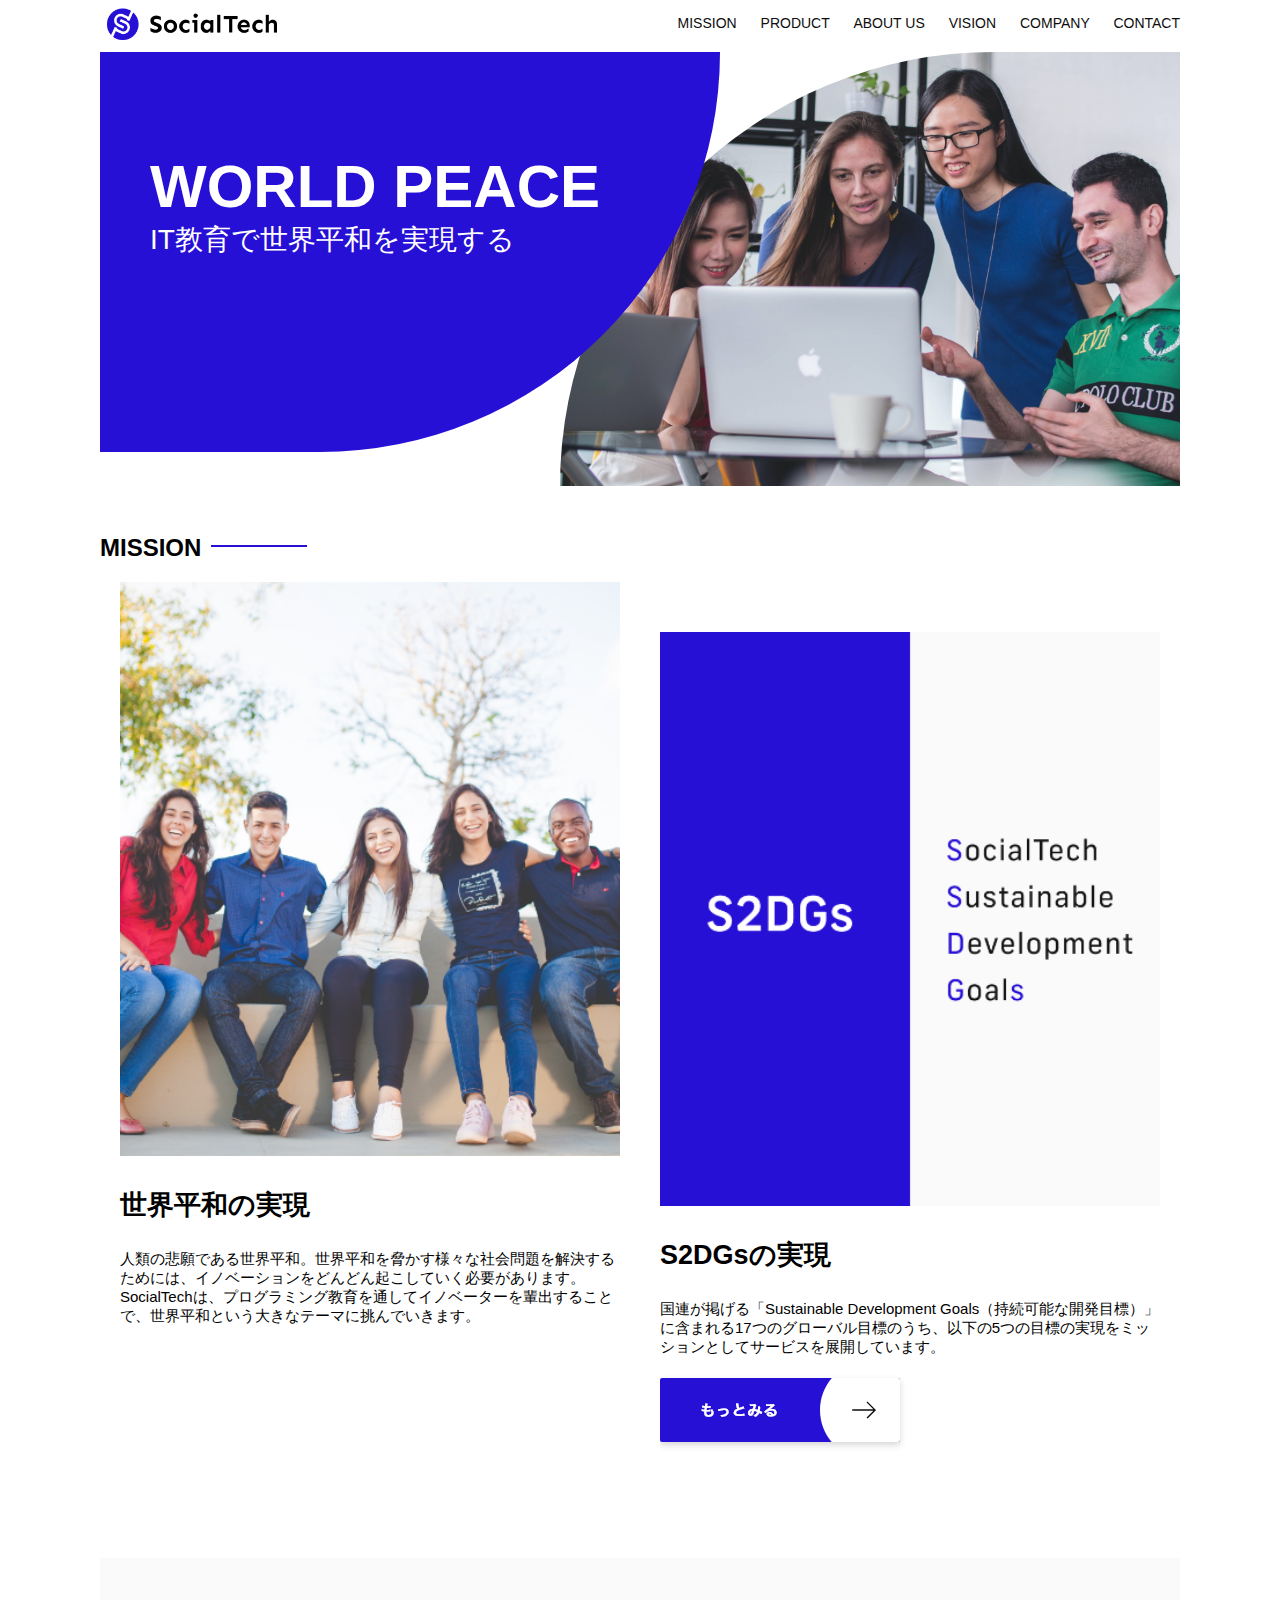
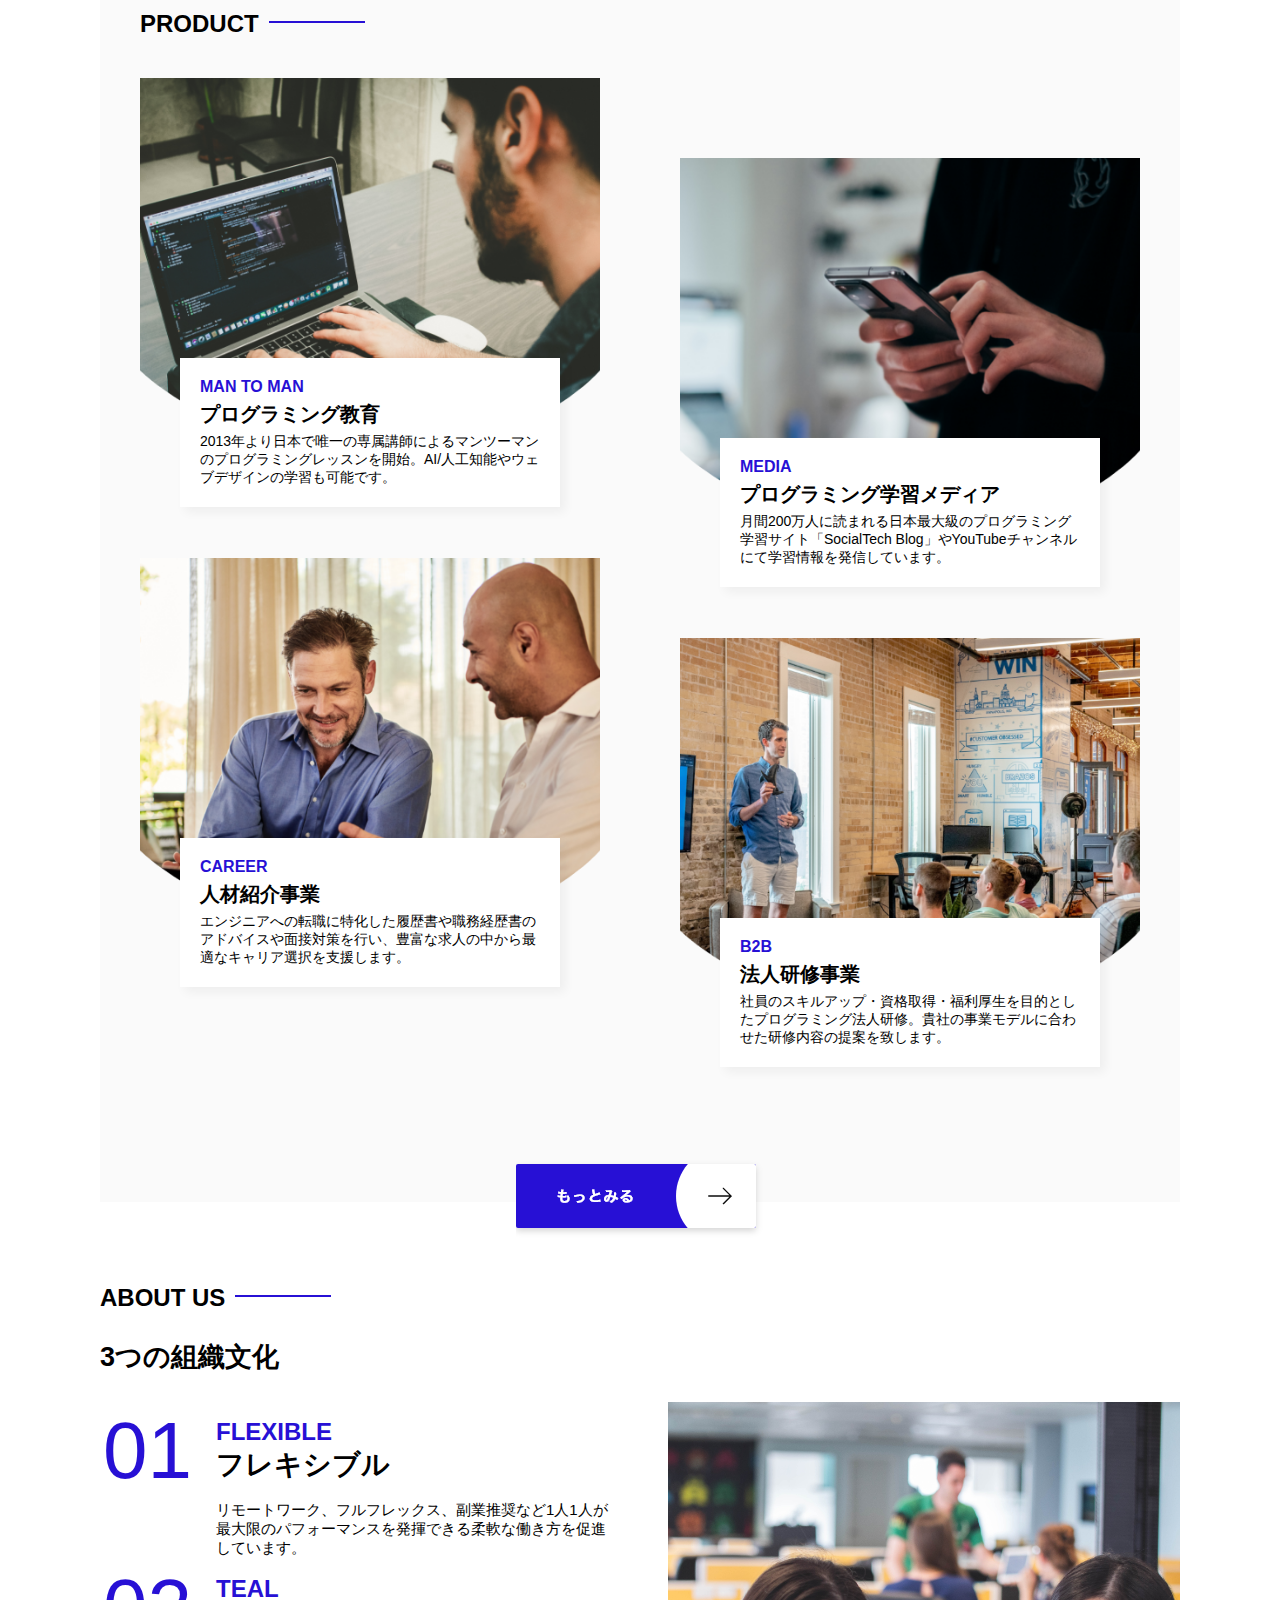
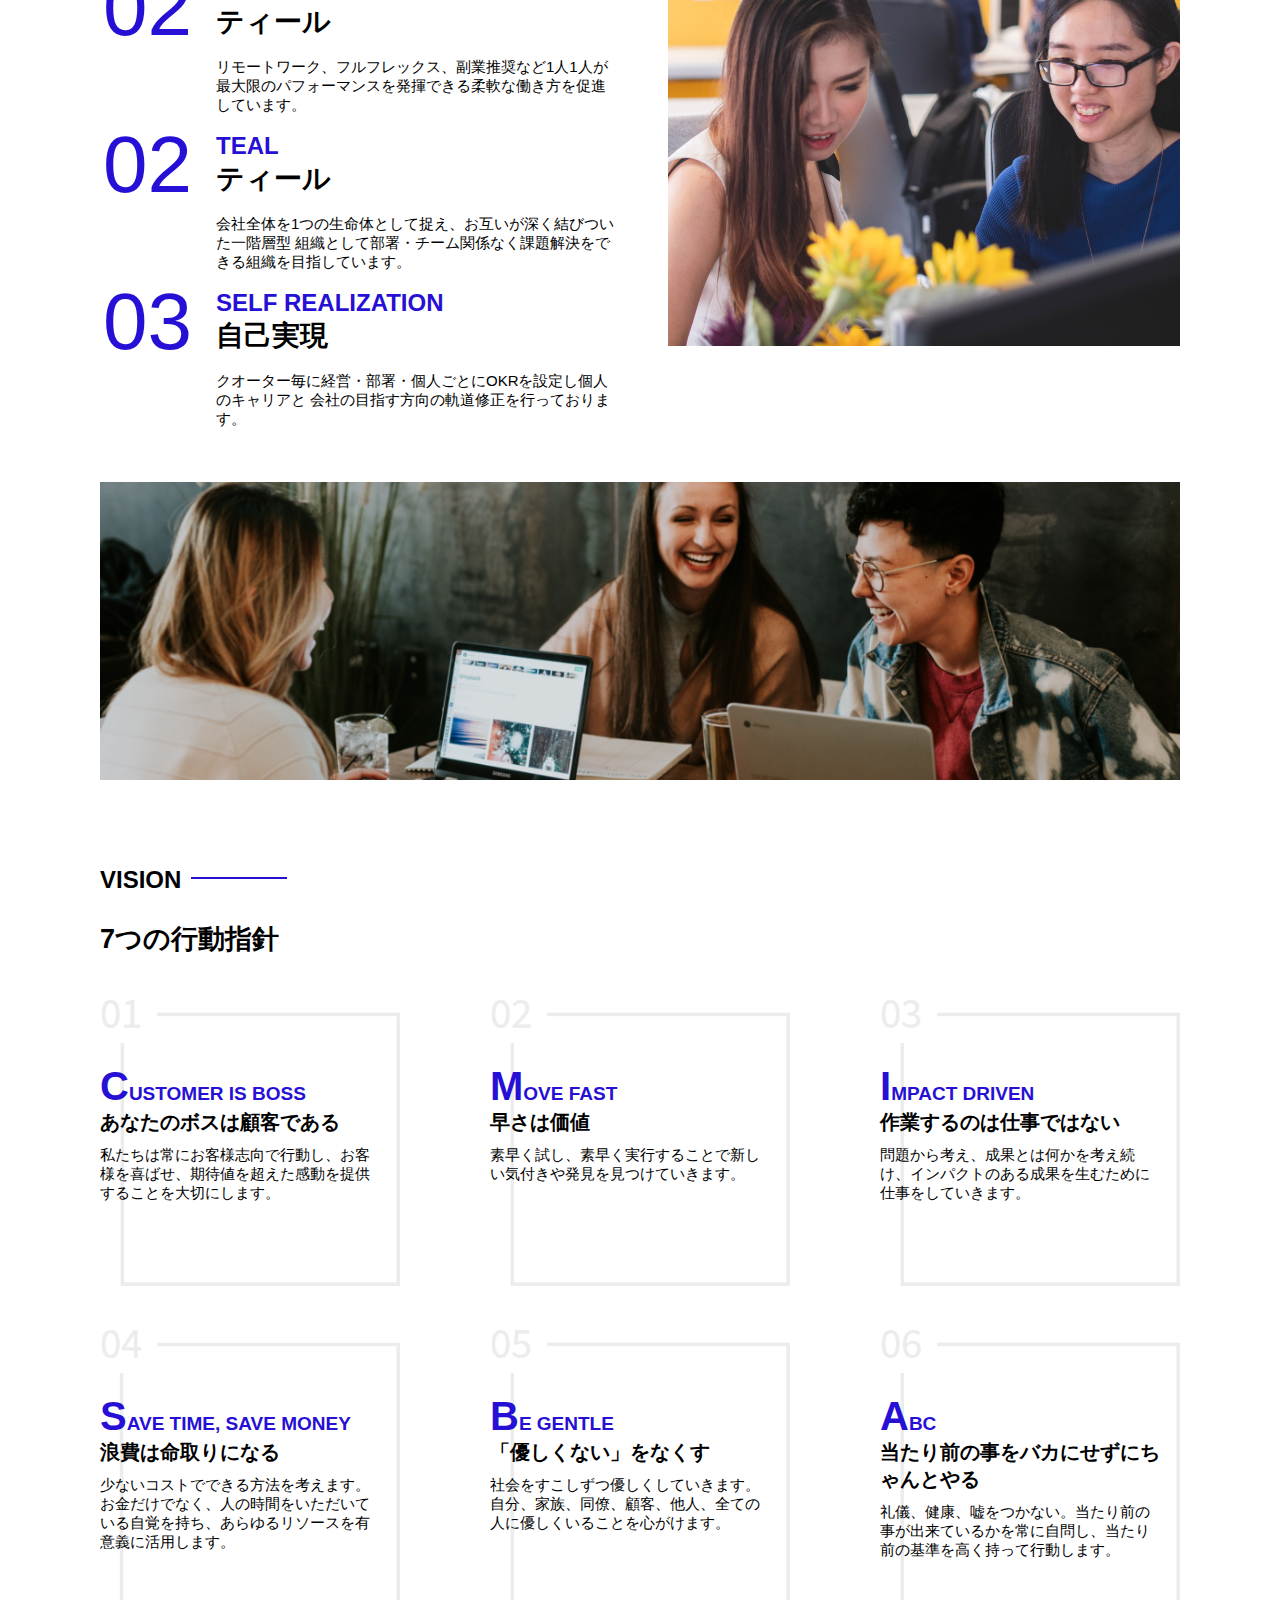
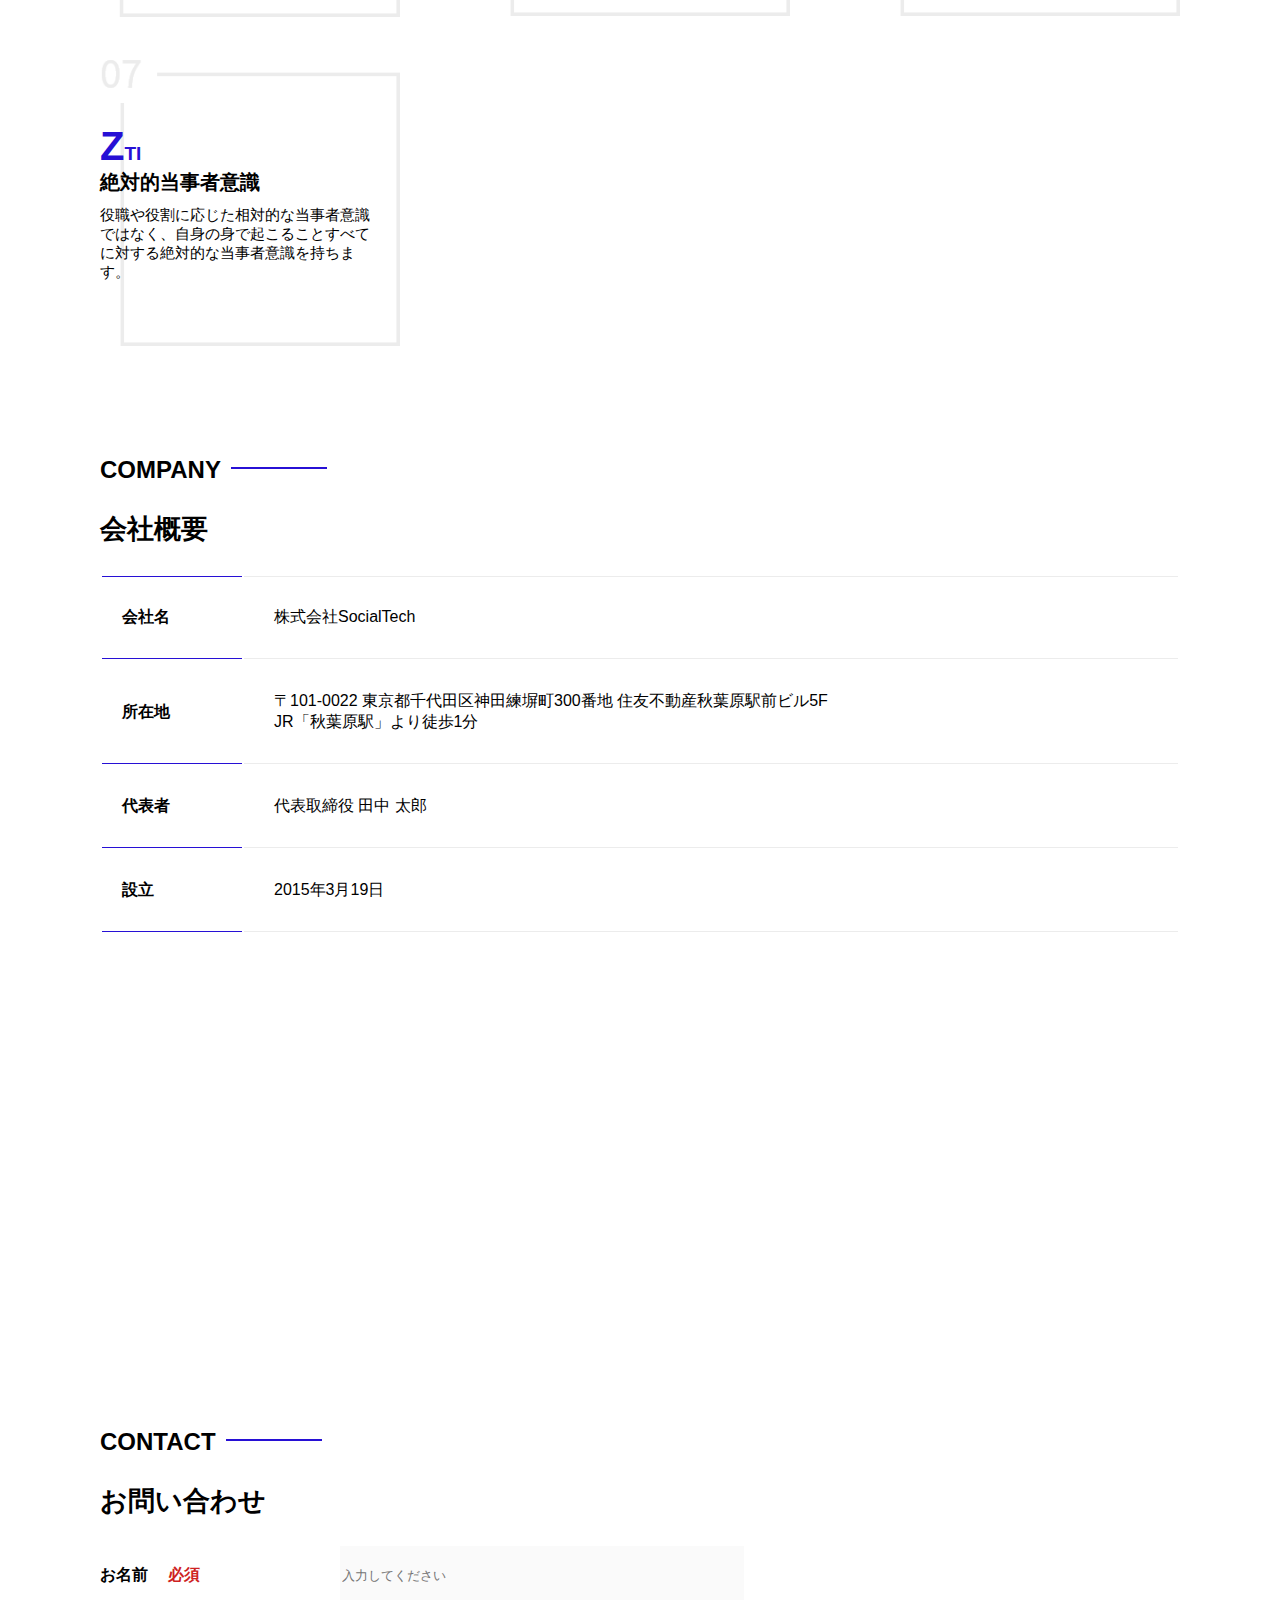
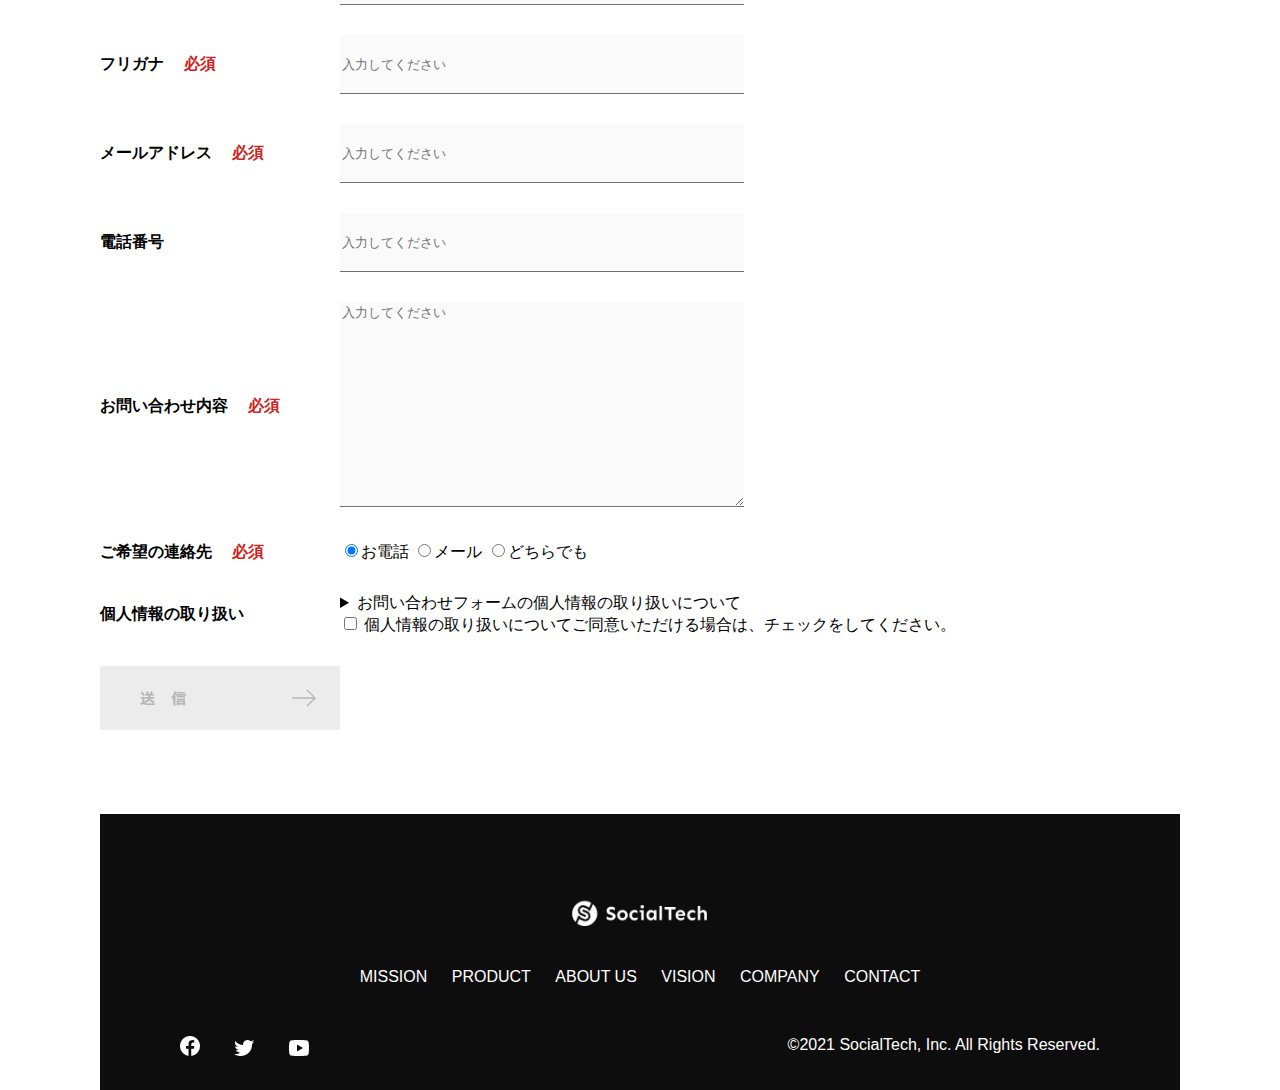
<file: index.html>
<!DOCTYPE html>
  <html>
  <head>
    <title>SocialTech</title>
    <meta charset="UTF-8">
    <meta name="description" content="SocialTechはEdTech業界のリーディングカンパニーを目指します。">
    <meta name="viewport" content="width=device-width, initial-scale=1.0">
    <link rel="stylesheet" href="style.css">
  </head>
  <body>
      <!-- ヘッダー -->
   <header>
    <!-- ロゴ -->
    <a href="index.html" id="logo"><img src="images/logo.png" alt="トップページに戻る"></a>
  
    <!-- PC用ナビゲーション -->
    <nav id="nav-pc">
      <a href="mission.html">MISSION</a>
      <a href="product.html">PRODUCT</a>
      <a href="index.html#aboutus">ABOUT US</a>
      <a href="index.html#vision">VISION</a>
      <a href="index.html#company">COMPANY</a>
      <a href="index.html#contact">CONTACT</a>
    </nav>
    <!-- スマホ用メニューボタン -->
    <img id="menu-sp" src="images/button-menu.png" alt="ナビゲーションを開く" onclick="document.getElementById('nav-sp').style.display = 'block'">

    <!-- スマホ用ナビゲーション -->
    <nav id="nav-sp">
      <img id="close" src="images/button-close.png" alt="ナビゲーションを閉じる" onclick="document.getElementById('nav-sp').style.display = 'none'">
      <a id="logo-sp" href="index.html" onclick="document.getElementById('nav-sp').style.display = 'none'"><img
          src="images/logo-sp.png" alt="トップページに戻る"></a>
      <a class="menu" href="mission.html" onclick="document.getElementById('nav-sp').style.display = 'none'">MISSION</a>
      <a class="menu" href="product.html" onclick="document.getElementById('nav-sp').style.display = 'none'">PRODUCT</a>
      <a class="menu" href="index.html#aboutus" onclick="document.getElementById('nav-sp').style.display = 'none'">ABOUT
        US</a>
      <a class="menu" href="index.html#vision"
        onclick="document.getElementById('nav-sp').style.display = 'none'">VISION</a>
      <a class="menu" href="index.html#company"
        onclick="document.getElementById('nav-sp').style.display = 'none'">COMPANY</a>
      <a class="menu" href="index.html#contact"
        onclick="document.getElementById('nav-sp').style.display = 'none'">CONTACT</a>
      <div id="sns">
        <a href="https://www.facebook.com/sejuku2013"><img src="images/button-facebook.png" alt="Facebookのリンク"></a>
        <a href="https://twitter.com/samuraijuku"><img src="images/button-twitter.png" alt="Twitterのリンク"></a>
        <a href="https://www.youtube.com/channel/UCCFOQO5aDK0xXam4cUQXT8g"><img src="images/button-youtube.png" alt="YouTubeのリンク"></a>
      </div>
    </nav>
    </header>
    
  <main>
    <article>
     <!-- メインビジュアル -->
      <section id="main-visual">
        <div id="main-message">
          <h1>WORLD PEACE</h1>
          <p>IT教育で世界平和を実現する</p>
        </div>
        <img src="images/index/index-main.png" alt="PCの周りに集まる多国籍の仲間たち">
      </section>
      <!--ミッション-->
      <section id="mission">
        <h2 class="index-h2">MISSION</h2>
        <div id="mission-flex">
          <div>
            <img id="mission-photo" src="images/index/index-mission.png" alt="屋外のベンチで写真を撮影する多国籍の仲間たち">
             <h3>世界平和の実現</h3>
             <p>
               人類の悲願である世界平和。世界平和を脅かす様々な社会問題を解決するためには、イノベーションをどんどん起こしていく必要があります。SocialTechは、プログラミング教育を通してイノベーターを輩出することで、世界平和という大きなテーマに挑んでいきます。
             </p>
          </div>
          <div>
          <img id="s2dgs" src="images/index/s2dgs.png" alt="S2DGs">
             <h3>S2DGsの実現</h3>
             <p>国連が掲げる「Sustainable Development Goals（持続可能な開発目標）」に含まれる17つのグローバル目標のうち、以下の5つの目標の実現をミッションとしてサービスを展開しています。</p>
             <a href="mission.html">
               <img src="images/button-more.png" alt="もっとみる">
             </a>
          </div>
        </div>
      </section>
      <!-- プロダクト -->
      <section id="product">
        <h2 class="index-h2">PRODUCT</h2>
        <div>
          <div id="product-left">
            <div>
              <img class="product-photo" src="images/index/index-mantoman.png" alt="PCでコードを書く男性">
              <div class="product-explain">
                <span>MAN TO MAN</span>
                <h3>プログラミング教育</h3>
                <p>2013年より日本で唯一の専属講師によるマンツーマンのプログラミングレッスンを開始。AI/人工知能やウェブデザインの学習も可能です。</p>
              </div>
            </div>
            <div>
              <img class="product-photo" src="images/index/index-career.png" alt="笑顔で話し合う2人の男性">
              <div class="product-explain">
                <span>CAREER</span>
                <h3>人材紹介事業</h3>
                <p>エンジニアへの転職に特化した履歴書や職務経歴書のアドバイスや面接対策を行い、豊富な求人の中から最適なキャリア選択を支援します。</p>
              </div>
            </div>
          </div>
          <div id="product-right">
            <div>
              <img class="product-photo" src="images/index/index-media.png" alt="スマートフォンを操作する人">
               <div class="product-explain">
                 <span>MEDIA</span>
                 <h3>プログラミング学習メディア</h3>
                 <p>月間200万人に読まれる日本最大級のプログラミング学習サイト「SocialTech Blog」やYouTubeチャンネルにて学習情報を発信しています。</p>
               </div>
             </div>
             <div>
               <img class="product-photo" src="images/index/index-b2b.png" alt="講演中の男性とそれを聴く人々">
               <div class="product-explain">
                 <span>B2B</span>
                 <h3>法人研修事業</h3>
                 <p>社員のスキルアップ・資格取得・福利厚生を目的としたプログラミング法人研修。貴社の事業モデルに合わせた研修内容の提案を致します。</p>
               </div>
             </div>
           </div>
         </div>
         <div>
           <a id="product-more" href="product.html">
             <img src="images/button-more.png" alt="もっとみる">
           </a>
          </div>
      </section>
      <!---ABOUT US-->
      <section id="aboutus">
        <h2 class="index-h2">ABOUT US</h2>
        <h3>3つの組織文化</h3>
        <div>
          <table class="culture-table">
            <tr>
              <td>
                <span class="culture-num">01</span>
              </td>
              <td>
                <span class="culture-en">FLEXIBLE</span>
                <span class="culture-jp">フレキシブル</span>
              </td>
            </tr>
            <tr>
              <td>
                <!--空のセル-->
              </td>
              <td>
                <p class="culture-description">
                  リモートワーク、フルフレックス、副業推奨など1人1人が最大限のパフォーマンスを発揮できる柔軟な働き方を促進しています。
                </p>
              </td>
            </tr>
            <tr>
              <td>
                <span class="culture-num">02</span>
              </td>
              <td>
                <span class="culture-en">TEAL</span>
                <span class="culture-jp">ティール</span>
              </td>
            </tr>
            <tr>
              <td>
                <!--空のセル-->
               </td>
               <td>
                 <p class="culture-description">
                   リモートワーク、フルフレックス、副業推奨など1人1人が最大限のパフォーマンスを発揮できる柔軟な働き方を促進しています。
                 </p>
               </td>
             </tr>
             <tr>
               <td>
                 <span class="culture-num">02</span>
               </td>
               <td>
                 <span class="culture-en">TEAL</span>
                 <span class="culture-jp">ティール</span>
               </td>
             </tr>
             <tr>
               <td>
                 <!--空のセル-->
               </td>
               <td>
                 <p class="culture-description">
                   会社全体を1つの生命体として捉え、お互いが深く結びついた一階層型
                   組織として部署・チーム関係なく課題解決をできる組織を目指しています。
                 </p>
               </td>
             </tr>
             <tr>
               <td>
                 <span class="culture-num">03</span>
               </td>
               <td>
                 <span class="culture-en">SELF REALIZATION</span>
                 <span class="culture-jp">自己実現</span>
               </td>
             </tr>
             <tr>
               <td>
                 <!--空のセル-->
               </td>
               <td>
                 <p class="culture-description">
                   クオーター毎に経営・部署・個人ごとにOKRを設定し個人のキャリアと
                   会社の目指す方向の軌道修正を行っております。
                 </p>
               </td>
             </tr>
           </table>
           <img class="culture-img" src="images/index/index-aboutus1.png" alt="笑顔で話し合う2人の女性">
        </div>
        <img class="culture-img2" src="images/index/index-aboutus2.png" alt="笑顔で話し合う3人の男女">
      </section>
        <!-- VISION -->
        <section id="vision">
          <h2 class="index-h2">VISION</h2>
          <h3>7つの行動指針</h3>
          <div>
            <div class="vision-box">
              <img src="images/index/vision-01.png" alt="01">
              <span>
                <h4>CUSTOMER IS BOSS</h4>
                <h5>あなたのボスは顧客である</h5>
                <p>私たちは常にお客様志向で行動し、お客様を喜ばせ、期待値を超えた感動を提供することを大切にします。</p>
              </span>
            </div>
              <div class="vision-box">
                <img src="images/index/vision-02.png" alt="02">
                <span>
                  <h4>MOVE FAST</h4>
                  <h5>早さは価値</h5>
                  <p>素早く試し、素早く実行することで新しい気付きや発見を見つけていきます。</p>
                </span>
              </div>
              <div class="vision-box">
                <img src="images/index/vision-03.png" alt="03">
                <span>
                  <h4>IMPACT DRIVEN</h4>
                  <h5>作業するのは仕事ではない</h5>
                  <p>問題から考え、成果とは何かを考え続け、インパクトのある成果を生むために仕事をしていきます。</p>
                </span>
              </div>
              <div class="vision-box">
                <img src="images/index/vision-04.png" alt="04">
                <span>
                  <h4>SAVE TIME, SAVE MONEY</h4>
                  <h5>浪費は命取りになる</h5>
                  <p>少ないコストでできる方法を考えます。お金だけでなく、人の時間をいただいている自覚を持ち、あらゆるリソースを有意義に活用します。</p>
                </span>
              </div>
              <div class="vision-box">
                <img src="images/index/vision-05.png" alt="05">
                <span>
                  <h4>BE GENTLE</h4>
                  <h5>「優しくない」をなくす</h5>
                  <p>社会をすこしずつ優しくしていきます。自分、家族、同僚、顧客、他人、全ての人に優しくいることを心がけます。</p>
                </span>
              </div>
              <div class="vision-box">
                <img src="images/index/vision-06.png" alt="06">
                <span>
                  <h4>ABC</h4>
                  <h5>当たり前の事をバカにせずにちゃんとやる</h5>
                  <p>礼儀、健康、嘘をつかない。当たり前の事が出来ているかを常に自問し、当たり前の基準を高く持って行動します。</p>
                </span>
              </div>
              <div class="vision-box">
                <img src="images/index/vision-07.png" alt="07">
                <span>
                  <h4>ZTI</h4>
                  <h5>絶対的当事者意識</h5>
                  <p>役職や役割に応じた相対的な当事者意識ではなく、自身の身で起こることすべてに対する絶対的な当事者意識を持ちます。</p>
                </span>
              </div>
          </div>
      </section>
        <!-- COMPANY -->
        <section id="company">
          <h2 class="index-h2">COMPANY</h2>
            <h3>会社概要</h3>
            <table id="company-table">
              <tr>
                <th class="tableheader-first">会社名</th>
                <td class="cell-first">株式会社SocialTech</td>
              </tr>
              <tr>
                <th class="tableheader">所在地</th>
                <td class="cell">〒101-0022 東京都千代田区神田練塀町300番地 住友不動産秋葉原駅前ビル5F<br>JR「秋葉原駅」より徒歩1分</td>
              </tr>
              <tr>
                <th class="tableheader">代表者</th>
                <td class="cell">代表取締役 田中 太郎</td>
              </tr>
              <tr>
                <th class="tableheader">設立</th>
                <td class="cell">2015年3月19日</td>
              </tr>
            </table>
              <iframe
            src="https://www.google.com/maps/embed?pb=!1m18!1m12!1m3!1d3240.0688551336807!2d139.7720776771055!3d35.69992317258124!2m3!1f0!2f0!3f0!3m2!1i1024!2i768!4f13.1!3m3!1m2!1s0x60188fee13660e23%3A0x77137876edf742ac!2z5L2P5Y-L5LiN5YuV55Sj56eL6JGJ5Y6f6aeF5YmN44OT44Or!5e0!3m2!1sja!2sjp!4v1704858013291!5m2!1sja!2sjp"
            style="border:0;" allowfullscreen="" loading="lazy">
          </iframe>
        </section>
        <!-- お問い合わせフォーム -->
       <section id="contact">
        <h2 class="index-h2">CONTACT</h2>
        <h3>お問い合わせ</h3>
        <form>
          <div>
            <div class="contact-heading">
              <label class="contact-label">お名前<span class="contact-span">必須</span></label>
            </div>
            <div>
              <input type="text" name="name" placeholder="入力してください" class="contact-textbox">
            </div>
          </div>
          <div>
            <div class="contact-heading">
              <label class="contact-label">フリガナ<span class="contact-span">必須</span></label>
            </div>
            <div>
              <input type="text" name="hurigana" placeholder="入力してください" class="contact-textbox">
            </div>
          </div>
          <div>
            <div class="contact-heading">
              <label class="contact-label">メールアドレス<span class="contact-span">必須</span></label>
            </div>
            <div>
              <input type="text" name="email" placeholder="入力してください" class="contact-textbox">
            </div>
          </div>
          <div>
            <div class="contact-heading">
              <label class="contact-label">電話番号</label>
            </div>
            <div>
              <input type="text" name="tel" placeholder="入力してください" class="contact-textbox">
            </div>
          </div>
          <div>
            <div class="contact-heading">
              <label class="contact-label">お問い合わせ内容<span class="contact-span">必須</span></label>
            </div>
            <div>
              <textarea class="contact-textarea" placeholder="入力してください" name="message"></textarea>
            </div>
          </div>
          <div>
            <div class="contact-heading">
              <label class="contact-label">ご希望の連絡先<span class="contact-span">必須</span></label>
            </div>
            <div>
              <input class="radiobutton" type="radio" value="tel" name="contact" checked><label>お電話</label>
              <input class="radiobutton" type="radio" value="mail" name="contact"><label>メール</label>
              <input class="radiobutton" type="radio" value="both" name="contact"><label>どちらでも</label>
            </div>
          </div>
          <div>
            <div class="contact-heading">
              <label class="contact-label">個人情報の取り扱い</label>
            </div>
            <div>
              <details>
                <summary>お問い合わせフォームの個人情報の取り扱いについて</summary>
                <div>
                  <span>１．組織の名称又は氏名</span><br>
                  株式会社SocialTech<br><br>
                  <span>２．個人情報保護管理者（若しくはその代理人）の氏名又は職名、所属及び連絡先
                    鈴木 一郎 コーポレート部</span><br>
                  メールアドレス：samurai@example.com<br>
                  TEL：03-1234-5678<br>
                  <span>３．個人情報の利用目的</span><br>
                  ・本サービス及び本サービスに関連する情報の提供又はそれらに関する連絡のため<br>
                  ・ユーザーの本人確認のため<br>
                  ・当社サービスのご案内のため<br>
                  ・当社の商品等の広告または宣伝（電子メールによるものを含むものとします。）<br><br>
                  <span>４．個人情報の取り扱い業務の委託</span><br>
                  個人情報の取扱業務の全部または一部を外部に業務委託する場合があります。<br>
                  その際、弊社は、個人情報を適切に保護できる管理体制を敷き実行していることを条件として<br>
                  委託先を厳選したうえで、機密保持契約を委託先と締結し、お客様の個人情報を厳密に管理させます。<br><br>
                  <span>５．個人情報の開示等の請求</span><br>
                  お客様は、弊社に対してご自身の個人情報の開示等（利用目的の通知、開示、内容の訂正・追加・削除、利用の停止または消去、第三者への提供の停止）に関して、当社問合わせ窓口に申し出ることができます。<br>
                  その際、弊社はお客様ご本人を確認させていただいたうえで、合理的な期間内に対応いたします。<br><br>
                  なお、個人情報に関する弊社問合わせ先は、次の通りです。<br><br>
                  株式会社SocialTech　個人情報問合せ窓口<br>
                  〒101-0022 東京都千代田区神田練塀町300番地 住友不動産秋葉原駅前ビル5F<br>
                  メールアドレス：samurai@example.com　TEL：03-1234-5678<br><br>
                  <span>６．個人情報を提供されることの任意性について</span><br><br>
                  お客様がご自身の個人情報を弊社に提供されるか否かは、お客様のご判断によりますが、もしご提供されない場合には、適切なサービスが提供できない場合がありますので予めご了承ください。
                </div>
              </details>
              <input type="checkbox" name="agree">
              <span>個人情報の取り扱いについてご同意いただける場合は、チェックをしてください。</span>
            </div>
          </div>   
          <input type="image" src="images/button-submit.png" alt="送信する">                
        </form>
      </section>
    </article>
    <footer>
      <div id="footer-logo">
        <img src="images/logo-sp.png" alt="SocialTech">
      </div>
      <div id="footer-link">
        <a href="mission.html">MISSION</a>
        <a href="product.html">PRODUCT</a>
        <a href="index.html#aboutus">ABOUT US</a>
        <a href="index.html#vision">VISION</a>
        <a href="index.html#company">COMPANY</a>
        <a href="index.html#contact">CONTACT</a>
      </div> 
      <div id="sns-footer">
        <a href="https://www.facebook.com/sejuku2013"><img src="images/button-facebook.png" alt="Facebookのリンク"></a>
        <a href="https://twitter.com/samuraijuku"><img src="images/button-twitter.png" alt="Twitterのリンク"></a>
        <a href="https://www.youtube.com/channel/UCCFOQO5aDK0xXam4cUQXT8g"><img src="images/button-youtube.png" alt="YouTubeのリンク"></a>
        <span id="copyright">&copy;2021 SocialTech, Inc. All Rights Reserved. </span>      
      </div>       
    </footer>  
  </main>
  </body>
  </html>
</file>
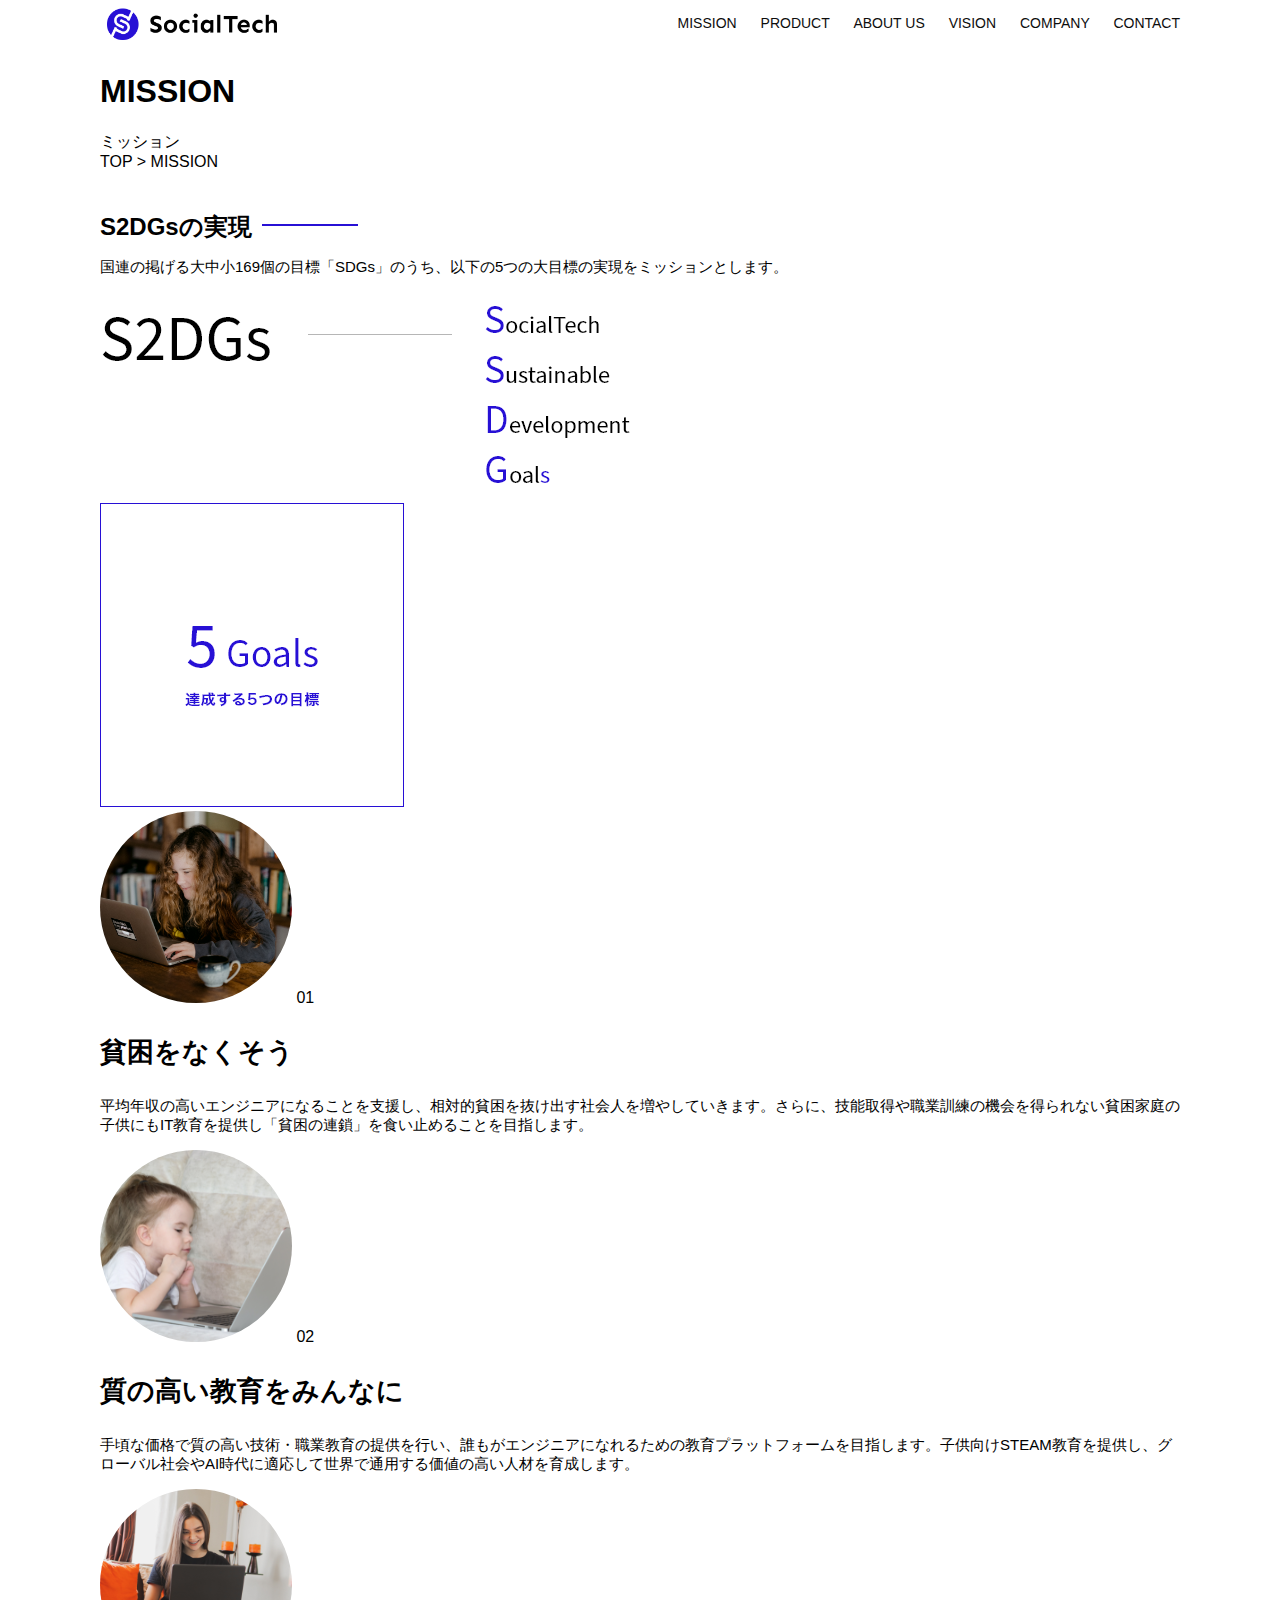
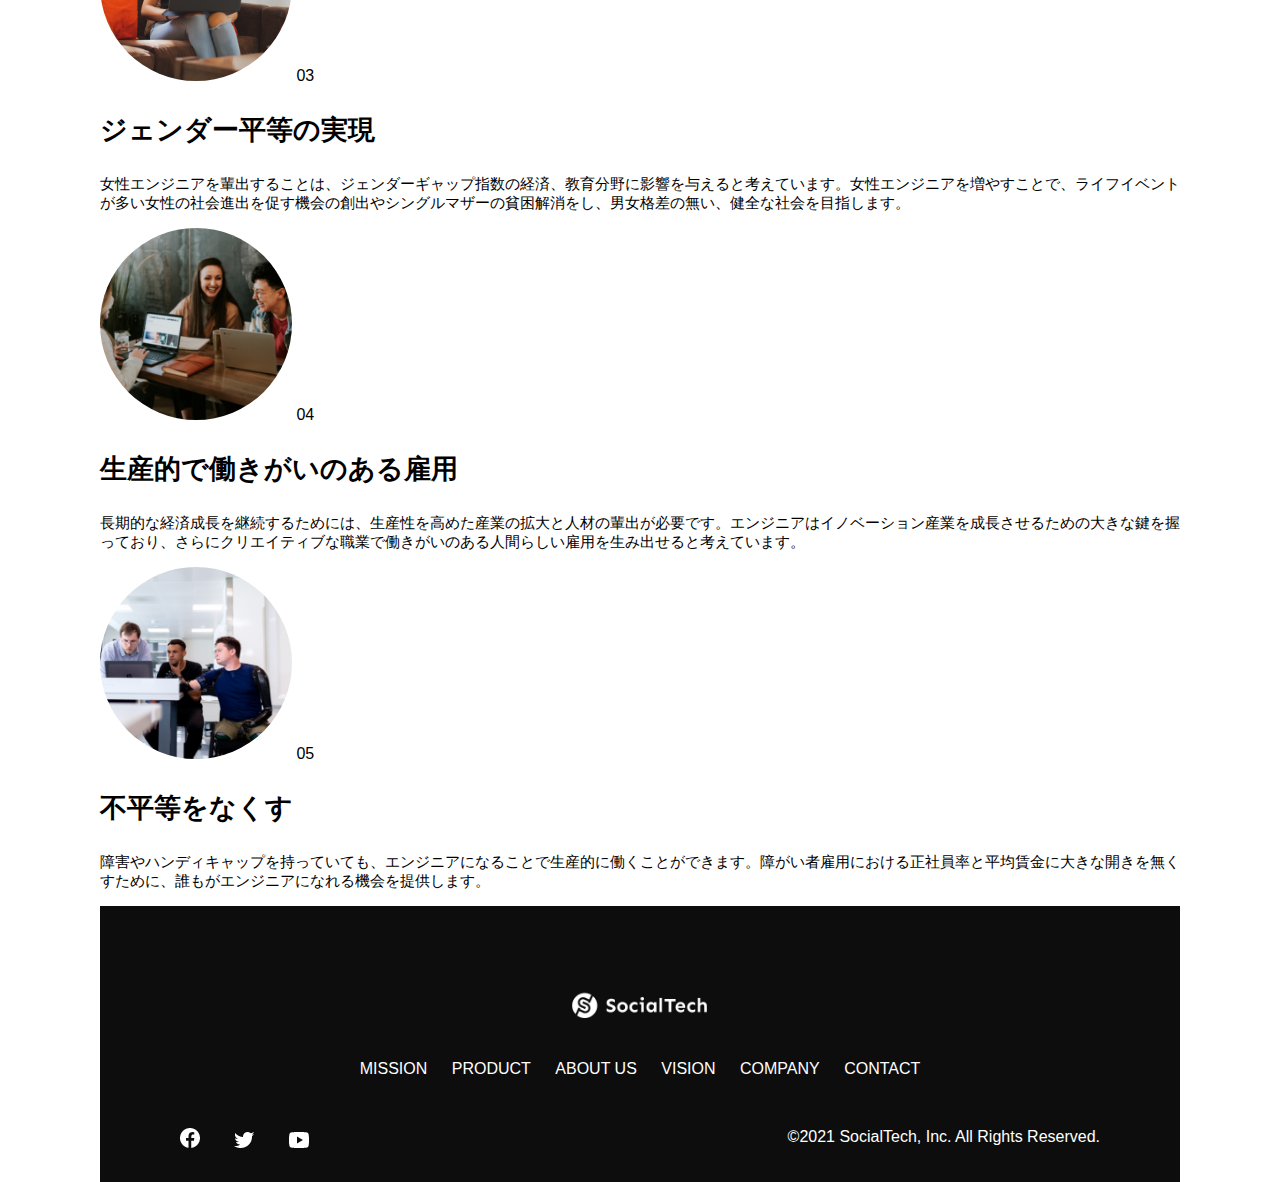
<file: mission.html>
<!DOCTYPE html>
  <html>
  <head>
    <title>SocialTech - MISSION ミッション -</title>
    <meta charset="UTF-8">
    <meta name="description" content="SocialTechが目指す5つの目標（S2DGs）を紹介します">
    <meta name="viewport" content="width=device-width, initial-scale=1.0">
    <link rel="stylesheet" href="style.css">
  </head>
 
  <body>
    <!-- ヘッダー -->
    <header>
      <!-- ロゴ -->
      <a href="index.html" id="logo"><img src="images/logo.png" alt="トップページに戻る"></a>
  
      <!-- PC用ナビゲーション -->
      <nav id="nav-pc">
        <a href="mission.html">MISSION</a>
        <a href="product.html">PRODUCT</a>
        <a href="index.html#aboutus">ABOUT US</a>
        <a href="index.html#vision">VISION</a>
        <a href="index.html#company">COMPANY</a>
        <a href="index.html#contact">CONTACT</a>
      </nav>
  
      <!-- スマホ用メニューボタン -->
      <img id="menu-sp" src="images/button-menu.png" alt="ナビゲーションを開く" onclick="document.getElementById('nav-sp').style.display = 'block'">
  
      <!-- スマホ用ナビゲーション -->
      <nav id="nav-sp">
        <img id="close" src="images/button-close.png" alt="ナビゲーションを閉じる" onclick="document.getElementById('nav-sp').style.display = 'none'">
        <a id="logo-sp" href="index.html" onclick="document.getElementById('nav-sp').style.display = 'none'"><img
            src="images/logo-sp.png" alt="トップページに戻る"></a>
        <a class="menu" href="mission.html" onclick="document.getElementById('nav-sp').style.display = 'none'">MISSION</a>
        <a class="menu" href="product.html" onclick="document.getElementById('nav-sp').style.display = 'none'">PRODUCT</a>
        <a class="menu" href="index.html#aboutus" onclick="document.getElementById('nav-sp').style.display = 'none'">ABOUT
          US</a>
        <a class="menu" href="index.html#vision"
          onclick="document.getElementById('nav-sp').style.display = 'none'">VISION</a>
        <a class="menu" href="index.html#company"
          onclick="document.getElementById('nav-sp').style.display = 'none'">COMPANY</a>
        <a class="menu" href="index.html#contact"
          onclick="document.getElementById('nav-sp').style.display = 'none'">CONTACT</a>
        <div id="sns">
          <a href="https://www.facebook.com/sejuku2013"><img src="images/button-facebook.png" alt="Facebookのリンク"></a>
          <a href="https://twitter.com/samuraijuku"><img src="images/button-twitter.png" alt="Twitterのリンク"></a>
          <a href="https://www.youtube.com/channel/UCCFOQO5aDK0xXam4cUQXT8g"><img src="images/button-youtube.png" alt="YouTubeのリンク"></a>
        </div>
      </nav>
    </header>
    <main>
      <article>
        <section id="mission-main">
          <div id="mission-title">
            <h1>MISSION</h1>
            <span>ミッション</span>
            <div>TOP > MISSION</div>
          </div>
        </section>
        <section id="mission-s2dgs">
          <h2 class="mission-h2">S2DGsの実現</h2>
          <p>国連の掲げる大中小169個の目標「SDGs」のうち、以下の5つの大目標の実現をミッションとします。</p>
          <img src="images/mission/mission-s2dgs.png" alt="S2DGs">
        </section>
        <section id="mission-5goals">
          <div>
            <img id="s2dgs-image" src="images/mission/mission-5goals.png" alt="5Goals">
          </div>
          <div>
            <div>
              <img class="fivegoals-image-left" src="images/mission/mission-5goals01.png" alt="PCを操作する女の子">
              <span class="fivegoals-number">01</span>
              <h3 class="fivegoals-h3">貧困をなくそう</h3>
              <p class="fivegoals-p">
                平均年収の高いエンジニアになることを支援し、相対的貧困を抜け出す社会人を増やしていきます。さらに、技能取得や職業訓練の機会を得られない貧困家庭の子供にもIT教育を提供し「貧困の連鎖」を食い止めることを目指します。
              </p>
            </div>
    
            <div>
              <img class="fivegoals-image-right" src="images/mission/mission-5goals02.png" alt="PCを見つめる小さい女の子">
              <span class="fivegoals-number">02</span>
              <h3 class="fivegoals-h3">質の高い教育をみんなに</h3>
              <p class="fivegoals-p">
                手頃な価格で質の高い技術・職業教育の提供を行い、誰もがエンジニアになれるための教育プラットフォームを目指します。子供向けSTEAM教育を提供し、グローバル社会やAI時代に適応して世界で通用する価値の高い人材を育成します。
              </p>
            </div>
    
            <div>
              <img class="fivegoals-image-left" src="images/mission/mission-5goals03.png" alt="PCを操作する女性">
              <span class="fivegoals-number">03</span>
              <h3 class="fivegoals-h3">ジェンダー平等の実現</h3>
              <p class="fivegoals-p">
                女性エンジニアを輩出することは、ジェンダーギャップ指数の経済、教育分野に影響を与えると考えています。女性エンジニアを増やすことで、ライフイベントが多い女性の社会進出を促す機会の創出やシングルマザーの貧困解消をし、男女格差の無い、健全な社会を目指します。
              </p>
            </div>
    
            <div>
              <img class="fivegoals-image-right" src="images/mission/mission-5goals04.png" alt="笑顔で話し合う3人の男女">
              <span class="fivegoals-number">04</span>
              <h3 class="fivegoals-h3">生産的で働きがいのある雇用</h3>
              <p class="fivegoals-p">
                長期的な経済成長を継続するためには、生産性を高めた産業の拡大と人材の輩出が必要です。エンジニアはイノベーション産業を成長させるための大きな鍵を握っており、さらにクリエイティブな職業で働きがいのある人間らしい雇用を生み出せると考えています。
              </p>
            </div>
    
            <div>
              <img class="fivegoals-image-left" src="images/mission/mission-5goals05.png" alt="障害を持つ男性が生き生きと働く様子">
              <span class="fivegoals-number">05</span>
              <h3 class="fivegoals-h3">不平等をなくす</h3>
              <p class="fivegoals-p">
                障害やハンディキャップを持っていても、エンジニアになることで生産的に働くことができます。障がい者雇用における正社員率と平均賃金に大きな開きを無くすために、誰もがエンジニアになれる機会を提供します。
              </p>
            </div>
          </div>
        </section>
      </article>
      
      <footer>
        <div id="footer-logo">
          <img src="images/logo-sp.png" alt="SocialTech">
        </div>
        <div id="footer-link">
          <a href="mission.html">MISSION</a>
          <a href="product.html">PRODUCT</a>
          <a href="index.html#aboutus">ABOUT US</a>
          <a href="index.html#vision">VISION</a>
          <a href="index.html#company">COMPANY</a>
          <a href="index.html#contact">CONTACT</a>
        </div>
        <div id="sns-footer">
          <a href="https://www.facebook.com/sejuku2013"><img src="images/button-facebook.png" alt="Facebookのリンク"></a>
          <a href="https://twitter.com/samuraijuku"><img src="images/button-twitter.png" alt="Twitterのリンク"></a>
          <a href="https://www.youtube.com/channel/UCCFOQO5aDK0xXam4cUQXT8g"><img src="images/button-youtube.png" alt="YouTubeのリンク"></a>
          <span id="copyright">&copy;2021 SocialTech, Inc. All Rights Reserved. </span>
        </div>
      </footer>
    </main>
  </body>
 
  </html>
</file>
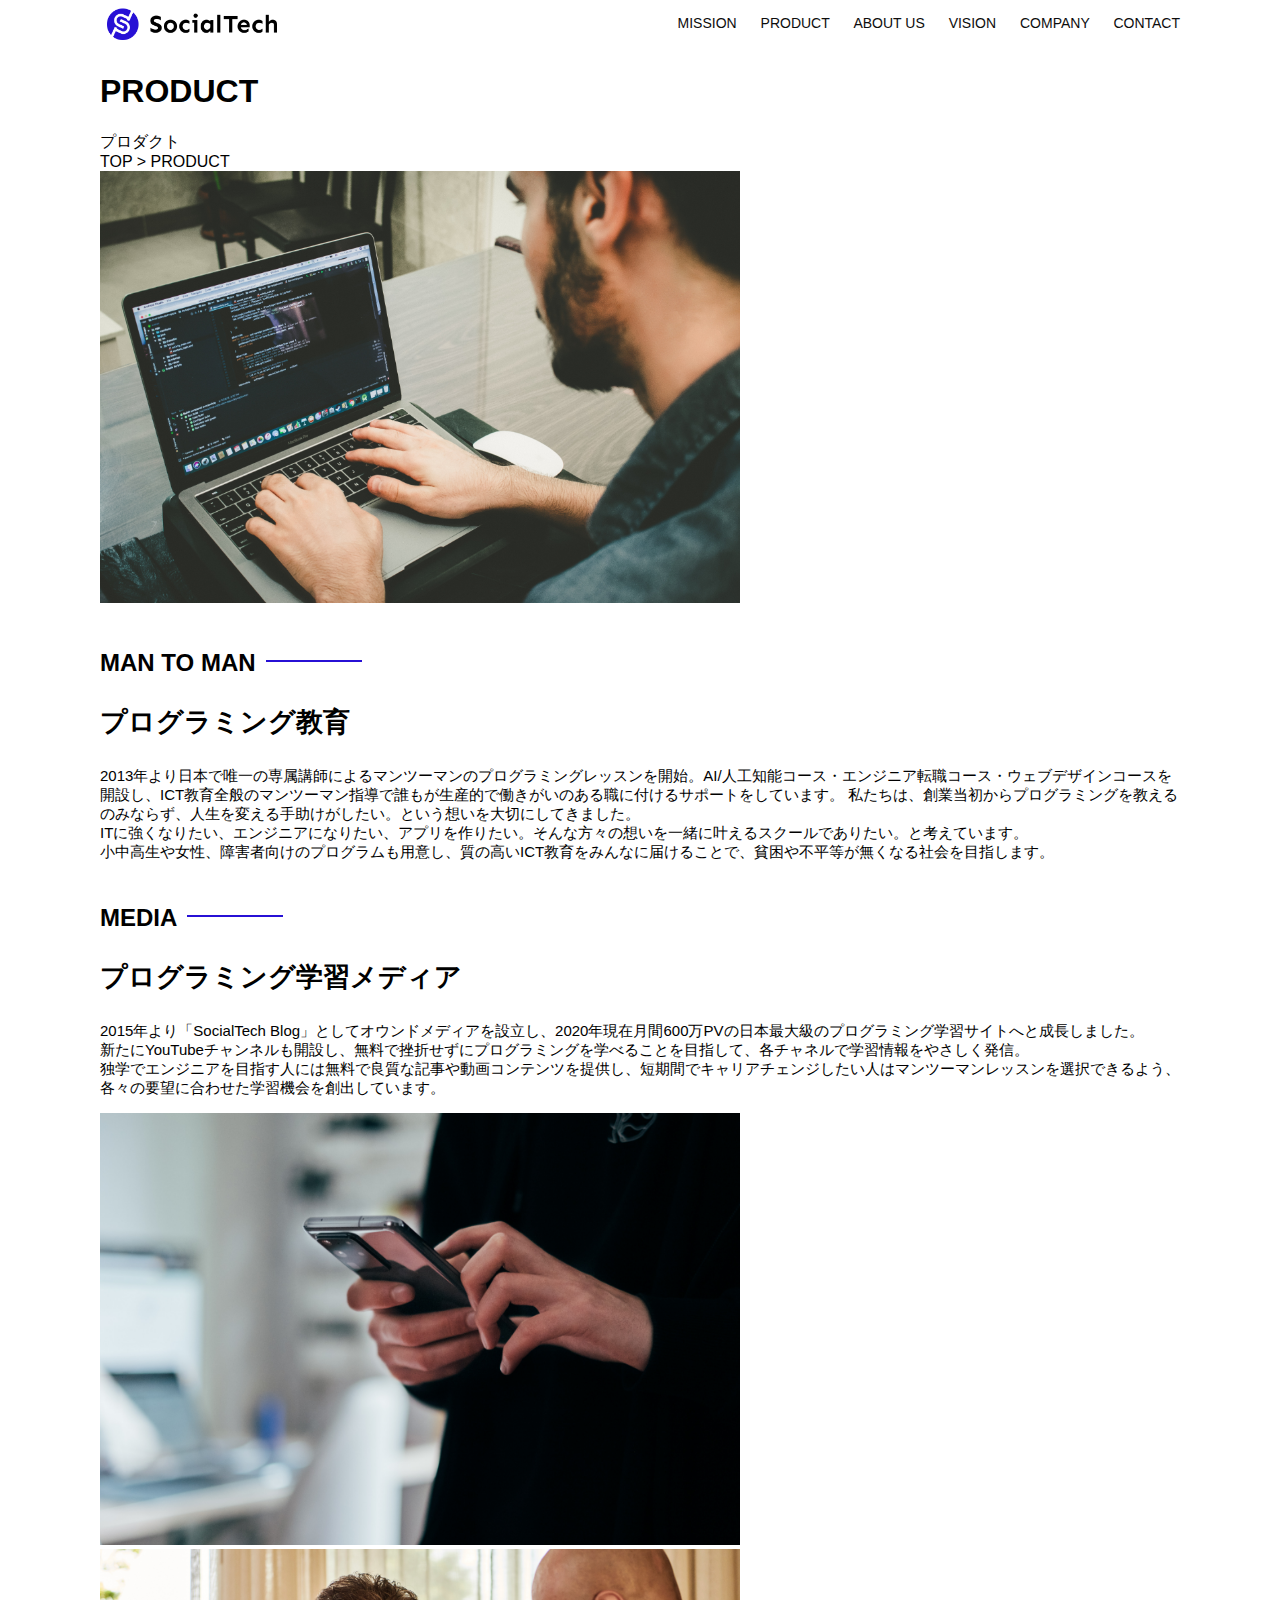
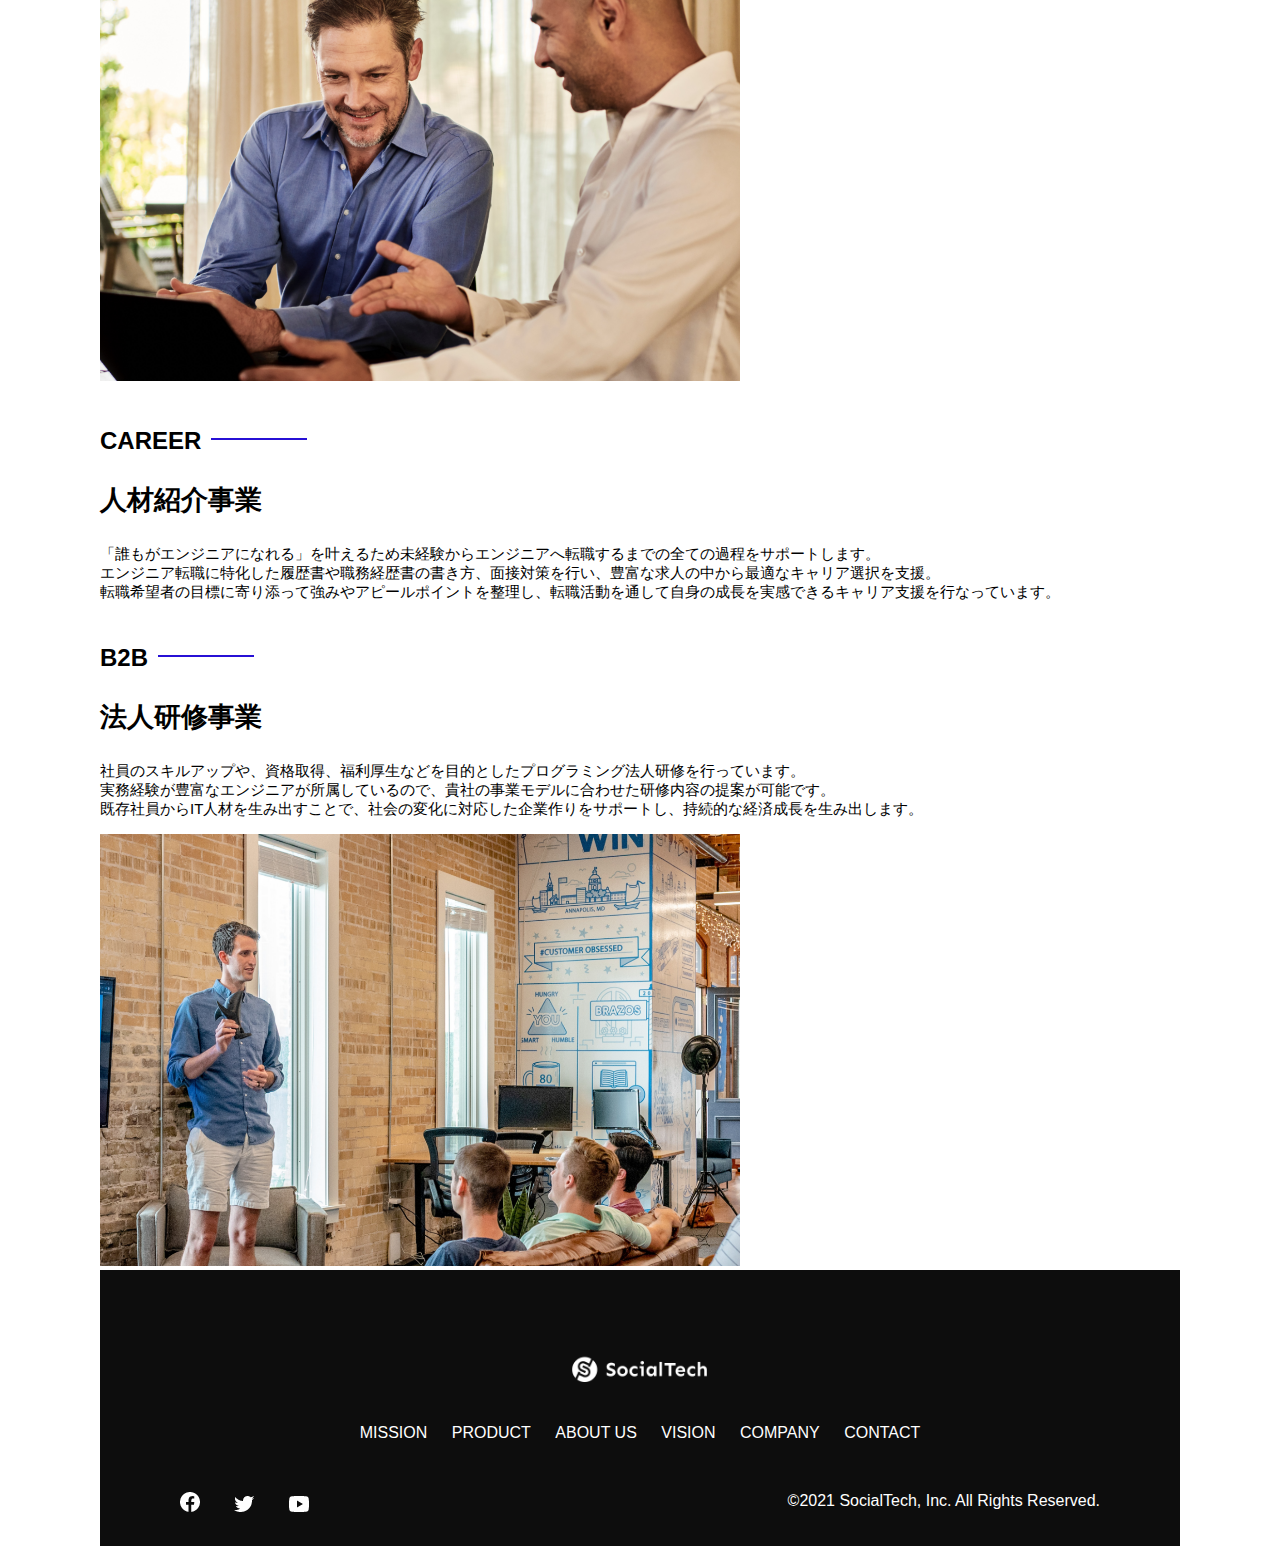
<file: product.html>
<!DOCTYPE html>
  <html>
  <head>
    <title>SocialTech -PRODUCT プロダクト-</title>
    <meta charset="UTF-8">
    <meta name="description" content="SocialTechの4つのプロダクトを紹介します">
    <meta name="viewport" content="width=device-width, initial-scale=1.0">
    <link rel="stylesheet" href="style.css">
  </head>
  
  <body>
    <!-- ヘッダー -->
    <header>
      <!-- ロゴ -->
      <a href="index.html" id="logo"><img src="images/logo.png" alt="トップページに戻る"></a>
  
      <!-- PC用ナビゲーション -->
      <nav id="nav-pc">
        <a href="mission.html">MISSION</a>
        <a href="product.html">PRODUCT</a>
        <a href="index.html#aboutus">ABOUT US</a>
        <a href="index.html#vision">VISION</a>
        <a href="index.html#company">COMPANY</a>
        <a href="index.html#contact">CONTACT</a>
      </nav>
  
      <!-- スマホ用メニューボタン -->
      <img id="menu-sp" src="images/button-menu.png" alt="ナビゲーションを開く" onclick="document.getElementById('nav-sp').style.display = 'block'">
  
      <!-- スマホ用ナビゲーション -->
      <nav id="nav-sp">
        <img id="close" src="images/button-close.png" alt="ナビゲーションを閉じる" onclick="document.getElementById('nav-sp').style.display = 'none'">
        <a id="logo-sp" href="index.html" onclick="document.getElementById('nav-sp').style.display = 'none'"><img
            src="images/logo-sp.png" alt="トップページに戻る"></a>
        <a class="menu" href="mission.html" onclick="document.getElementById('nav-sp').style.display = 'none'">MISSION</a>
        <a class="menu" href="product.html" onclick="document.getElementById('nav-sp').style.display = 'none'">PRODUCT</a>
        <a class="menu" href="index.html#aboutus" onclick="document.getElementById('nav-sp').style.display = 'none'">ABOUT
          US</a>
        <a class="menu" href="index.html#vision"
          onclick="document.getElementById('nav-sp').style.display = 'none'">VISION</a>
        <a class="menu" href="index.html#company"
          onclick="document.getElementById('nav-sp').style.display = 'none'">COMPANY</a>
        <a class="menu" href="index.html#contact"
          onclick="document.getElementById('nav-sp').style.display = 'none'">CONTACT</a>
        <div id="sns">
          <a href="https://www.facebook.com/sejuku2013"><img src="images/button-facebook.png" alt="Facebookのリンク"></a>
          <a href="https://twitter.com/samuraijuku"><img src="images/button-twitter.png" alt="Twitterのリンク"></a>
          <a href="https://www.youtube.com/channel/UCCFOQO5aDK0xXam4cUQXT8g"><img src="images/button-youtube.png" alt="YouTubeのリンク"></a>
        </div>
      </nav>
    </header>
    <main>
      <article>
        <section id="product-main">
          <div id="product-title">
            <h1>PRODUCT</h1>
            <span>プロダクト</span>
            <div>TOP > PRODUCT</div>
          </div>
        </section>
        <section class="product-section1">
          <img src="images/product/product-mantoman.png" alt="PCでコードを書く男性">
          <div>
            <h2 class="product-h2">MAN TO MAN</h2>
            <h3 class="product-h3">プログラミング教育</h3>
            <p>
              2013年より日本で唯一の専属講師によるマンツーマンのプログラミングレッスンを開始。AI/人工知能コース・エンジニア転職コース・ウェブデザインコースを開設し、ICT教育全般のマンツーマン指導で誰もが生産的で働きがいのある職に付けるサポートをしています。
              私たちは、創業当初からプログラミングを教えるのみならず、人生を変える手助けがしたい。という想いを大切にしてきました。<br>ITに強くなりたい、エンジニアになりたい、アプリを作りたい。そんな方々の想いを一緒に叶えるスクールでありたい。と考えています。<br>小中高生や女性、障害者向けのプログラムも用意し、質の高いICT教育をみんなに届けることで、貧困や不平等が無くなる社会を目指します。
            </p>
          </div>
        </section>
        <section class="product-section2">
          <div>
            <h2 class="product-h2">MEDIA</h2>
            <h3 class="product-h3">プログラミング学習メディア</h3>
            <p>2015年より「SocialTech
              Blog」としてオウンドメディアを設立し、2020年現在月間600万PVの日本最大級のプログラミング学習サイトへと成長しました。<br>新たにYouTubeチャンネルも開設し、無料で挫折せずにプログラミングを学べることを目指して、各チャネルで学習情報をやさしく発信。<br>独学でエンジニアを目指す人には無料で良質な記事や動画コンテンツを提供し、短期間でキャリアチェンジしたい人はマンツーマンレッスンを選択できるよう、各々の要望に合わせた学習機会を創出しています。
            </p>
          </div>
          <img src="images/product/product-media.png" alt="スマートフォンを操作する人">
        </section>
        <section class="product-section1">
          <img src="images/product/product-career.png" alt="笑顔で話し合う2人の男性">
          <div>
            <h2 class="product-h2">CAREER</h2>
            <h3 class="product-h3">人材紹介事業</h3>
            <p>
              「誰もがエンジニアになれる」を叶えるため未経験からエンジニアへ転職するまでの全ての過程をサポートします。<br>エンジニア転職に特化した履歴書や職務経歴書の書き方、面接対策を行い、豊富な求人の中から最適なキャリア選択を支援。<br>転職希望者の目標に寄り添って強みやアピールポイントを整理し、転職活動を通して自身の成長を実感できるキャリア支援を行なっています。<br>
            </p>
          </div>
        </section>
        <section class="product-section2">
          <div>
            <h2 class="product-h2">B2B</h2>
            <h3 class="product-h3">法人研修事業</h3>
            <p>
              社員のスキルアップや、資格取得、福利厚生などを目的としたプログラミング法人研修を行っています。<br>実務経験が豊富なエンジニアが所属しているので、貴社の事業モデルに合わせた研修内容の提案が可能です。<br>既存社員からIT人材を生み出すことで、社会の変化に対応した企業作りをサポートし、持続的な経済成長を生み出します。
            </p>
          </div>
          <img src="images/product/product-b2b.png" alt="講演中の男性とそれを聴く人々">
        </section>
      </article>
      <footer>
        <div id="footer-logo">
          <img src="images/logo-sp.png" alt="SocialTech">
        </div>
        <div id="footer-link">
          <a href="mission.html">MISSION</a>
          <a href="product.html">PRODUCT</a>
          <a href="index.html#aboutus">ABOUT US</a>
          <a href="index.html#vision">VISION</a>
          <a href="index.html#company">COMPANY</a>
          <a href="index.html#contact">CONTACT</a>
        </div>
        <div id="sns-footer">
          <a href="https://www.facebook.com/sejuku2013"><img src="images/button-facebook.png" alt="Facebookのリンク"></a>
          <a href="https://twitter.com/samuraijuku"><img src="images/button-twitter.png" alt="Twitterのリンク"></a>
          <a href="https://www.youtube.com/channel/UCCFOQO5aDK0xXam4cUQXT8g"><img src="images/button-youtube.png" alt="YouTubeのリンク"></a>
          <span id="copyright">&copy;2021 SocialTech, Inc. All Rights Reserved. </span>
        </div>
      </footer>
    </main>
  </body>
  
  </html>
</file>
<file: style.css>
/* PC、スマホ共通スタイル */
 body {
  font-family: "Source Sans Pro", "Hiragino Kaku Gothic ProN", Meiryo, Arial, sans-serif;
}

p {
  font-size: 15px;
}

/*================
 PC用のスタイル 
=================*/
@media screen and (min-width: 768px) {
  /* 横幅設定 */
  body {
    max-width: 1080px;
    min-width: 960px;
    margin: 0 auto 0 auto;
  }
  
  /* ヘッダー */
  header {
    display: flex;
    justify-content: space-between;
  }

   /* ナビゲーションのレイアウト */
   #nav-pc {
    font-size: 14px;
    padding-top: 15px;
  }
  
  /* ナビゲーションのリンクの装飾設定 */
  #nav-pc > a {
    text-decoration: none;
    margin-left: 20px;
  }
  #nav-pc > a:link {
    color: #0d0d0d;
  }
  #nav-pc > a:visited {
    color: #0d0d0d;
  }
  #nav-pc > a:hover {
    color: #0d0d0d;
    text-decoration: underline;
  }
  #nav-pc > a:active {
    color: #0d0d0d;
  }

  /* スマホ用ナビを非表示 */
  #nav-sp,
  #menu-sp {
    display: none;
  }

   /* メインビジュアル*/
   #main-visual {
    position: relative;
    height: 400px;
  }

  #main-message {
    position: absolute;
    top: 0;
    left: 0;
    background-color: #2710d5;
    color: #ffffff;
    border-radius: 0 0 476px 0;
    max-width: 620px;
    height: 100%;
    width: 100%;
    z-index: 11;
  }

  #main-message > h1 {
    font-size: 60px;
    font-weight: bold;
    margin: 100px 0 0 50px;
  }
  #main-message > p { 
    font-size: 28px;
    margin: 0 0 0 50px;
  }

  #main-visual > img {
    max-width: 620px;
    border-radius: 476px 0 0 0;
    position: absolute;
    top: 0;
    right: 0;
    z-index: 10;
  }

   /* 見出し */
   h2 {
    margin: 40px 0 0 0;
  }
  
  h2::after {
    content: url("images/line.png");
    margin-left: 10px;
  }
  
  h3 {
    font-size: 27px;
  }


    /* ミッション */
    #mission {
      margin: 80px auto 80px auto;
      width: 100%;
    }
    
    #mission-flex {
      width: 100%;
      display: flex;
    }

    #mission-flex > div {
      width: 50%;
      margin: 20px;
    }
    
    #mission-photo {
      width: 100%;
    }
    
    #s2dgs {
      margin-top: 50px;
      width: 100%;
    }

      /* プロダクト */
  #product {
    background-color: #fafafa;
    margin: 80px 0 80px 0;
    padding: 10px 40px 0px 40px;
  }
  
  /* 外枠 */
  #product > div {
    margin-top: 40px;
    display: flex;
  }
  
  /* 左のカラム */
  #product-left {
    width: 50%;
    margin-right: 20px;
  }
  
  /* 右のカラム */
  #product-right {
    width: 50%;
    margin-left: 20px;
    margin-top: 80px;
  }
  
  /* 画像＋説明の枠 */
  #product-left > div {
    position: relative;
    height: 480px;
    margin-right: 20px;
  }
  #product-right > div {
    position: relative;
    height: 480px;
    margin-left: 20px;
  }

   /* 画像 */
   .product-photo {
    width: 100%;
  }

   /* 説明文の枠 */
   .product-explain {
    background-color: #ffffff;
    position: absolute;
    left: 0;
    top: 280px;
    margin: 0 40px 0 40px;
    padding: 20px;
    box-shadow: 5px 5px 10px rgba(0, 0, 0, 0.05);
  }
  
  /* 説明文の英語 */
  .product-explain > span {
    color: #2710d5;
    font-weight: bold;
    font-size: 16px;
    margin: 0;
  }
  
  /* 説明文の見出し */
  .product-explain > h3 {
    font-size: 20px;
    margin: 5px 0 5px 0;
  }

  /* 説明文 */
  .product-explain > p {
    font-size: 14px;
    margin: 0;
  }
  
  /* 「もっとみる」ボタン */
  #product-more {
    margin: 0 auto -42px auto;
  }

  /* ABOUT US */
  #aboutus {
    margin: 80px auto 80px auto;
  }
  
  /* 3つの組織文化と画像を入れる枠 */
  #aboutus > div {
    display: flex;
  }

  /* 画像 */
  .culture-img {
    width: 100%;
    align-self: flex-start;
  }
  
  .culture-img2 {
    margin-top: 50px;
    width: 100%;
  }

  /* 3つの組織文化の表 */
  .culture-table {
    margin-right: 50px;
  }

  /* 番号 */
  .culture-num {
    font-size: 80px;
    color: #2710d5;
    margin: 0 20px 0 0;
  }
  
  /* 組織文化英語 */
  .culture-en {
    color: #2710d5;
    font-weight: bold;
    font-size: 24px;
    display: block;
  }
  
  /* 組織文化日本語 */
  .culture-jp {
    font-size: 28px;
    font-weight: bold;
  }
  
  /* 説明文 */
  .culture-description {
    margin: 0;
  }

  /* ビジョン */
  #vision {
    margin: 80px auto 80px auto;
  }
  
  /* セクション内の外枠 */
  #vision > div {
    width: 100%;
    display: flex;
    justify-content: space-between;
    flex-wrap: wrap;
  }
  
  /* 7つの行動指針の枠 */
  .vision-box {
    width: 300px;
    height: 300px;
    margin-bottom: 30px;
    position: relative;
  }

  .vision-box > img {
    width: 100%;
    height: auto;
    position: absolute;
    top: 0;
    left: 0;
    z-index: 30;
  }
  
  .vision-box > span {
    position: absolute;
    top: 0;
    left: 0;
    z-index: 31;
    margin-right: 20px;
  }
  
  .vision-box > span > h4 {
    color: #2710d5;
    font-size: 19px;
    margin: 80px 0 0 0;
  }
  
  .vision-box > span > h4::first-letter {
    font-size: 40px;
  }
  
  .vision-box > span > h5 {
    font-size: 20px;
    margin: 0 0 0 0;
  }
  
  .vision-box > span > p {
    margin: 10px 0 0 0;
  }

  /* 会社概要 */
  #company {
    margin: 80px auto 80px auto;
  }

  #company-table {
    width: 100%;
  }
 
  .tableheader {
    text-align: left;
    padding: 20px;
    border-bottom-color: #2710d5;
    border-bottom-width: 1px;
    border-bottom-style: solid;
    width: 100px;
  }
 
  .tableheader-first {
    text-align: left;
    padding: 20px;
    border-bottom-color: #2710d5;
    border-bottom-width: 1px;
    border-bottom-style: solid;
    border-top-color: #2710d5;
    border-top-width: 1px;
    border-top-style: solid;
    width: 100px;
  }
 
  .cell {
    padding: 30px;
    border-bottom-color: #ececec;
    border-bottom-width: 1px;
    border-bottom-style: solid;
  }
 
  .cell-first {
    padding: 30px;
    border-bottom-color: #ececec;
    border-bottom-width: 1px;
    border-bottom-style: solid;
    border-top-color: #ececec;
    border-top-width: 1px;
    border-top-style: solid;
  }

  #company > iframe {
    width: 100%;
    height: 368px;
    margin-top: 40px;
  }

  /* お問い合わせ */
  #contact {
    margin: 80px auto 80px auto;
  }
  
  /* 外枠 */
  #contact > form > div {
    display: flex;
    flex-direction: row;
    flex-wrap: wrap;
    padding-bottom: 30px;
  }

  /* 左列の見出し */
  .contact-heading {
    width: 240px;
    align-self: center;
  }
  /* 見出しのラベル */
  .contact-label {
    font-weight: bold;
  }
  /* 必須 */
  .contact-span {
    color: #ce2222;
    margin: 0 0 0 20px;
    font-weight: bold;
  }

  /* テキストボックス */
  .contact-textbox {
    border-top: 0;
    border-left: 0;
    border-right: 0;
    border-bottom-width: 1px;
    border-bottom-color: #707070;
    border-bottom-style: solid;
    background-color: #fafafa;
    width: 400px;
    height: 56px;
  }
  /* お問い合わせ内容のテキストエリア */
  .contact-textarea {
    border-top: 0;
    border-left: 0;
    border-right: 0;
    border-bottom-width: 1px;
    border-bottom-color: #707070;
    border-bottom-style: solid;
    background-color: #fafafa;
    width: 400px;
    height: 200px;
  }

  /* 個人情報の取り扱い */
  details {
    width: 700px;
  }
  details > div {
    background-color: #fafafa;
    padding: 20px;
  } 
  details > div > span {
    font-weight: bold;
  }

  /* フッター */
  footer {
    background-color: #0d0d0d;
    text-align: center;
    padding: 80px 80px 30px 80px;
  }
  
  #footer-logo {
    margin-bottom: 30px;
  }

  #footer-link {
    margin-bottom: 50px;
  }
  #footer-link > a {
    text-decoration: none;
    margin: 10px;
  }
  #footer-link > a:link {
    color: #ffffff;
  }
  #footer-link > a:visited {
    color: #ffffff;
  }
  #footer-link > a:hover {
    color: #ffffff;
    text-decoration: underline;
  }
  #footer-link > a:active {
    color: #ffffff;
  }

  #sns-footer {
    text-align: left;
    width: 100%;
  }
 
  #sns-footer > a {
    margin-right: 30px;
  }
  
  #copyright {
    color: #ffffff;
    float: right;
  }

}
  
  /*====================
    スマートフォン用のスタイル
    =====================*/
  @media screen and (max-width: 767px) {
    body {
      min-width: 375px;
      margin: 0;
    }
  
    /* PC用ナビゲーション非表示 */
    #nav-pc {
      display: none;
    }
  
    /* ハンバーガーメニュー */
    #menu-sp {
      float: right;
      padding: 0;
    }

    /* スマホ用ナビゲーションの表示切替 */
   /* 初期状態、レイアウトと非表示設定 */
   #nav-sp {
    background-color: #2710d5;
    position: absolute;
    left: 0;
    top: 0;
    height: 100%;
    width: 100%;
    display: none;
    z-index: 100;
  }

    /* ×ボタン */
   #close {
    position: absolute;
    top: 20px;
    right: 20px;
  }

  /* ナビゲーションメニュー用ロゴ */
  #logo-sp {
    margin: 80px 0 30px 20px;
  }

  /* ナビゲーションのリンクの装飾設定 */
  #nav-sp > a {
    display: block;
  }
  #nav-sp > a:link {
    color: #ffffff;
  }
  #nav-sp > a:visited {
    color: #ffffff;
  }
  #nav-sp > a:hover {
    color: #ffffff;
    text-decoration: underline;
  }
  #nav-sp > a:active {
    color: #ffffff;
  }
  #nav-sp > .menu {
    text-decoration: none;
    display: block;
    margin: 0 20px 0 20px;
    height: 44px;
    font-size: 16px;
    background-image: url("images/arrow.png");
    background-repeat: no-repeat;
    background-position: right top;
  }

  #sns {
    position: absolute;
    bottom: 20px;
    left: 20px;
  }
  #sns > a {
    margin-right: 30px;
  }

  /* メインビジュアル */
  #main-visual {
    position: relative;
    height: 470px;
    width: 100%;
    overflow: hidden;
  }
  #main-visual > div {
    position: absolute;
    top: 0;
    left: 0;
    background-color: #2710d5;
    color: white;
    border-radius: 0 0 476px 0;
    text-align: center;
    height: 280px;
    width: 100%;
    z-index: 11;
  }
  #main-visual > div > h1 {
    font-size: 28px;
    margin: 90px 0 0 0;
  }

  #main-visual > div > p {
    margin: 0;
  }

  #main-visual > img {
    width: 100%;
    border-radius: 476px 0 0 0;
    z-index: 10;
    position: absolute;
    bottom: 0;
    right: 0;
  }

  /* 見出し */
  h2::after {
    content: url("images/line.png");
    margin-left: 10px;
  }

  h3 {
    font-size: 24px;
    margin: 10px 0 0 0;
  }

  /* ミッション */
  #mission {
    margin: 20px;
  }

  #mission-photo {
    width: 100%;
  }

  #s2dgs {
    width: 100%;
  }

  /* プロダクト */
  #product {
    background-color: #fafafa;
    padding-top: 10px;
  }

  #product h2 {
    margin-left: 20px;
  }
  /* 外枠 */
  /* 左右のカラム　スマホでは縦並び */
  #product-left,
  #product-right {
    margin-right: 20px;
    margin-left: 20px;
  }

  /* 画像＋説明の枠 */
  #product-left > div,
  #product-right > div {
    position: relative;
    height: 540px;
  }

  /* 説明文の枠 */
  .product-explain {
    background-color: #ffffff;
    position: absolute;
    left: 0;
    bottom: 50px;
    padding: 20px;
    box-shadow: 5px 5px 10px rgba(0, 0, 0, 0.05);
  }

  .product-explain > span {
    color: #2710d5;
    font-weight: bold;
    font-size: 16px;
    margin: 0px;
  }

  .product-explain > h3 {
    margin: 10px 0 10px 0;
  }

  /* 画像 */
  .product-photo {
    width: 100%;
  }

  #product-more > img {
    margin: 0 0 -42px 20px;
  }

  /* ABOUT US */
  #aboutus {
    margin: 80px 20px 80px 20px;
  }

  #aboutus > div {
    display: flex;
    flex-direction: column;
  }

  .culture-table {
    width: 100%;
    padding-right: 20px;
    order: 2;
  }
  .culture-img {
    width: 100%;
    order: 1;
  }

  .culture-img2 {
    width: 100%;
  }

  .culture-num {
    font-size: 80px;
    color: #2710d5;
  }

  .culture-en {
    color: #2710d5;
    font-weight: bold;
    font-size: 24px;
    display: block;
  }

  .culture-jp {
    display: block;
  }

  .culture-description {
    margin: 0;
  }

  /* ビジョン */
  #vision {
    margin: 80px 20px 80px 20px;
  }

  .vision-box {
    width: 300px;
    height: 300px;
    margin-bottom: 30px;
    position: relative;
  }

  .vision-box > img {
    width: 100%;
    height: auto;
    position: absolute;
    top: 0;
    left: 0;
    z-index: 30;
  }

  .vision-box > span {
    position: absolute;
    top: 0;
    left: 0;
    z-index: 31;
    margin-right: 20px;
  }

  .vision-box > span > h4 {
    color: #2710d5;
    font-size: 19px;
    margin: 60px 0 0 0;
  }

  .vision-box > span > h5 {
    font-size: 20px;
    margin: 0 0 0 0;
  }
  .vision-box > span > p {
    margin: 10px 0 0 0;
  }

  /* 会社概要 */
  #company {
    margin: 0 20px 0 20px;
  }

  #company > h3 {
    margin-bottom: 20px;
  }

  #company > table {
    width: 100%;
  }

  .tableheader-first {
    text-align: left;
    padding: 20px;
    border-bottom-color: #2710d5;
    border-bottom-width: 1px;
    border-bottom-style: solid;
    border-top-color: #2710d5;
    border-top-width: 1px;
    border-top-style: solid;
    width: 50px;
  }
  .tableheader {
    text-align: left;
    padding: 20px;
    border-bottom-color: #2710d5;
    border-bottom-width: 1px;
    border-bottom-style: solid;
    width: 50px;
  }

  .cell {
    padding: 20px;
    border-bottom-color: #ececec;
    border-bottom-width: 1px;
    border-bottom-style: solid;
  }
  .cell-first {
    padding: 20px;
    border-bottom-color: #ececec;
    border-bottom-width: 1px;
    border-bottom-style: solid;
    border-top-color: #ececec;
    border-top-width: 1px;
    border-top-style: solid;
  }

  #company > iframe {
    width: 100%;
    height: 240px;
    margin: 40px 0 0 0;
  }

  /* お問い合わせ */
  #contact {
    margin: 80px 20px 80px 20px;
  }

  #contact > h3 {
    margin-bottom: 20px;
  }

  #contact > form > div {
    margin-bottom: 20px;
  }

  .contact-heading {
    margin-bottom: 20px;
  }

  /* ラベル */
  .contact-label {
    font-weight: bold;
  }

  /* 必須 */
  .contact-span {
    color: #ce2222;
    margin: 0 0 0 20px;
    font-weight: bold;
  }

  .contact-textbox {
    height: 56px;
    border-top: 0;
    border-left: 0;
    border-right: 0;
    background-color: #fafafa;
    border-bottom-color: #707070;
    border-bottom-width: 1px;
    border-style: solid;
    min-width: 300px;
    width: 100%;
  }

  .contact-textarea {
    height: 150px;
    border-top: 0;
    border-left: 0;
    border-right: 0;
    background-color: #fafafa;
    width: 100%;
  }

  .radiobutton {
    margin-bottom: 20px;
  }

  .radiobutton + label::after {
    content: "\A";
    white-space: pre;
  }

  /* フッター */
  footer {
    background-color: #0d0d0d;
    padding: 30px 20px 50px 20px;
  }

  #footer-logo {
    margin-bottom: 30px;
  }

  #footer-link {
    margin-bottom: 50px;
  }
  #footer-link > a {
    text-decoration: none;
    margin: 0 20px 30px 0;
    display: block;
    background-image: url("images/arrow.png");
    background-repeat: no-repeat;
    background-position: right top;
  }
  #footer-link > a:link {
    color: #ffffff;
  }
  #footer-link > a:visited {
    color: #ffffff;
  }
  #footer-link > a:hover {
    color: #ffffff;
    text-decoration: underline;
  }
  #footer-link > a:active {
    color: #ffffff;
  }

  #sns-footer > a {
    margin-right: 30px;
}

#copyright {
    font-size: 12px;
    display: block;
    margin-top: 30px;
    color: #ffffff;
}


  /* mission.html用スタイル */
   /* ミッションのメインビジュアル */
   #mission-main {
    height: 256px;
    width: 100%;
    background-image: url("images/mission/mission-main.png");
    background-repeat: no-repeat;
    background-position-y: center;
    background-size: auto 208px;
  }

  #mission-title {
    background-color: #2710d5;
    width: 136px;
    color: #ffffff;
    height: 256px;
    border-radius: 0 248px 248px 0;
    position: relative;
  }

  #mission-title > h1 {
    position: absolute;
    top: 0;
    left: 20px;
    font-size: 40px;
  }

  #mission-title > span {
    position: absolute;
    top: 110px;
    left: 20px;
    font-size: 18px;
  }

  #mission-title > div {
    position: absolute;
    top: 180px;
    left: 20px;
    font-size: 13px;
  }

  /* ミッションページ　S2DGSの設定 */
  #mission-s2dgs {
    margin: 20px;
  }

  .mission-h2 {
    color: #2710d5;
    font-size: 38px;
    margin: 0px;
  }

  .mission-h2::after {
    content: none;
  }

  #mission-s2dgs > img {
    width: 100%;
  }

  /* ミッションページ　5Goalsの設定 */
  #mission-5goals {
    margin: 20px;
  }

  #mission-5goals > div > div {
    margin-bottom: 40px;
  }

  #s2dgs-image {
    width: 100%;
  }

  .fivegoals-image-right {
    margin: 20px auto 20px auto;
    display: block;
  }

  .fivegoals-image-left {
    margin: 20px auto 20px auto;
    display: block;
  }

  .fivegoals-number {
    color: #2710d5;
    font-size: 48px;
    margin: 0;
  }

  .fivegoals-h3 {
    font-size: 28px;
    margin: 0;
  }

  .fivegoals-p {
    margin: 0;
  }


  /* プロダクトページ */
  #product-main {
    height: 256px;
    width: 100%;
    background-image: url("images/product/product-main.png");
    background-repeat: no-repeat;
    background-position-y: center;
    background-size: auto 208px;
  }

  #product-title {
    background-color: #2710d5;
    width: 136px;
    color: #ffffff;
    height: 256px;
    border-radius: 0 248px 248px 0;
    position: relative;
  }
  #product-title > h1 {
    position: absolute;
    top: 0;
    left: 20px;
    font-size: 40px;
  }

  #product-title > span {
    position: absolute;
    top: 110px;
    left: 20px;
    font-size: 18px;
  }

  #product-title > div {
    position: absolute;
    top: 180px;
    left: 20px;
    font-size: 13px;
  }

  /* セクション1 */
  .product-section1 {
    margin: 20px;
  }

  .product-section1 > img {
    width: 100%;
    border-radius: 0 300px 0 0;
  }

  /* セクション2 */
  .product-section2 {
    margin: 20px;
    display: flex;
    flex-direction: column;
  }

  .product-section2 > img {
    order: 1;
    width: 100%;
    border-radius: 300px 0 0 0;
  }

  .product-section2 > div {
    order: 2;
  }

  .product-h2 {
    color: #2710d5;
    font-size: 24px;
    margin: 0;
  }

  .product-h3 {
    font-size: 28px;
    margin: 0;
  }

}

  /*====================
    スマートフォン用のスタイル
    =====================*/
  @media screen and (max-width: 767px) {
    body {
      min-width: 375px;
      margin: 0;
    }
  
    /* PC用ナビゲーション非表示 */
    #nav-pc {
      display: none;
    }
  
    /* ハンバーガーメニュー */
    #menu-sp {
      float: right;
      padding: 0;
    }

    /* スマホ用ナビゲーションの表示切替 */
    /* 初期状態、レイアウトと非表示設定 */
    #nav-sp {
      background-color: #2710d5;
      position: absolute;
      left: 0;
      top: 0;
      height: 100%;
      width: 100%;
      display: none;
      z-index: 100;
    }

    /* ×ボタン */
    #close {
      position: absolute;
      top: 20px;
      right: 20px;
    }

    /* ナビゲーションメニュー用ロゴ */
    #logo-sp {
    margin: 80px 0 30px 20px;
    }

    /* ナビゲーションのリンクの装飾設定 */
    #nav-sp > a {
      display: block;
    }
    #nav-sp > a:link {
      color: #ffffff;
    }
    #nav-sp > a:visited {
      color: #ffffff;
    }
    #nav-sp > a:hover {
      color: #ffffff;
      text-decoration: underline;
    }
    #nav-sp > a:active {
      color: #ffffff;
    }
    #nav-sp > .menu {
      text-decoration: none;
      display: block;
      margin: 0 20px 0 20px;
      height: 44px;
      font-size: 16px;
      background-image: url("images/arrow.png");
      background-repeat: no-repeat;
      background-position: right top;
    }
    #sns {
      position: absolute;
      bottom: 20px;
      left: 20px;
    }
    #sns > a {
      margin-right: 30px;
    }
  }
</file>
